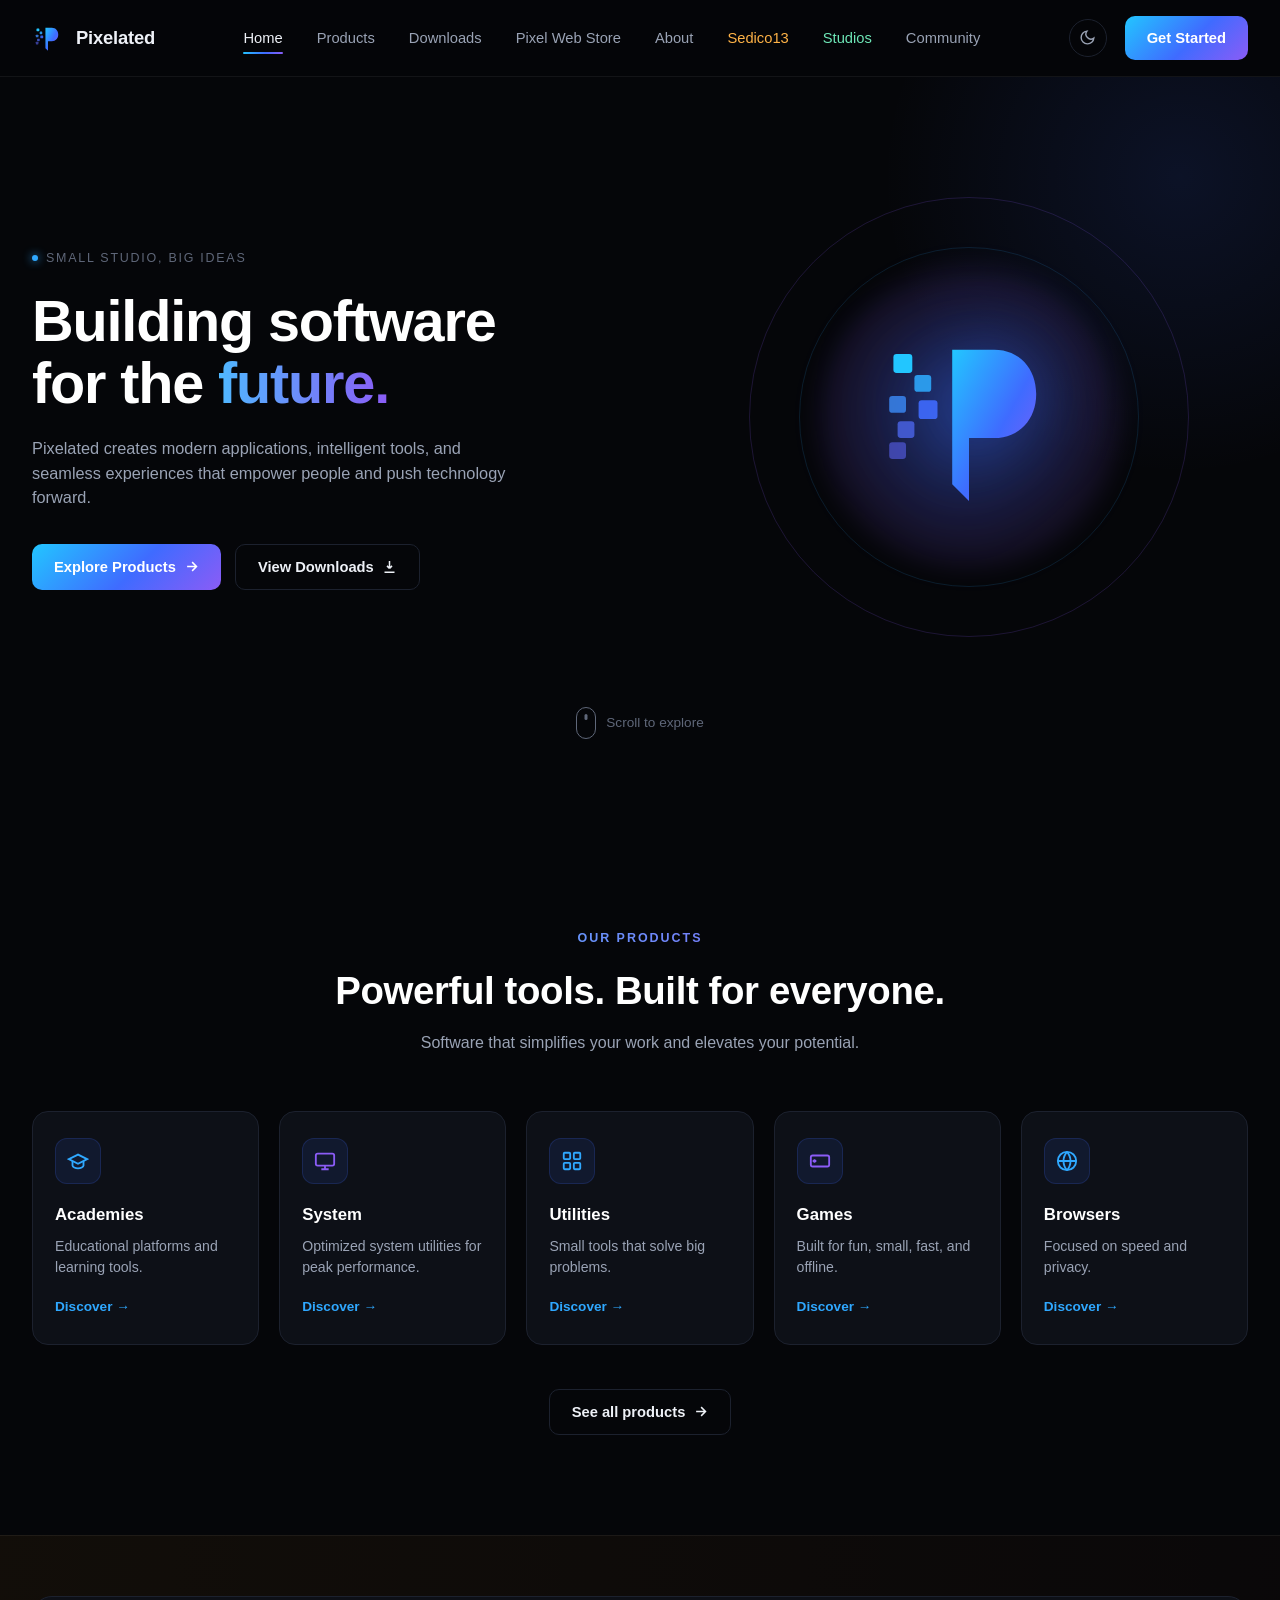
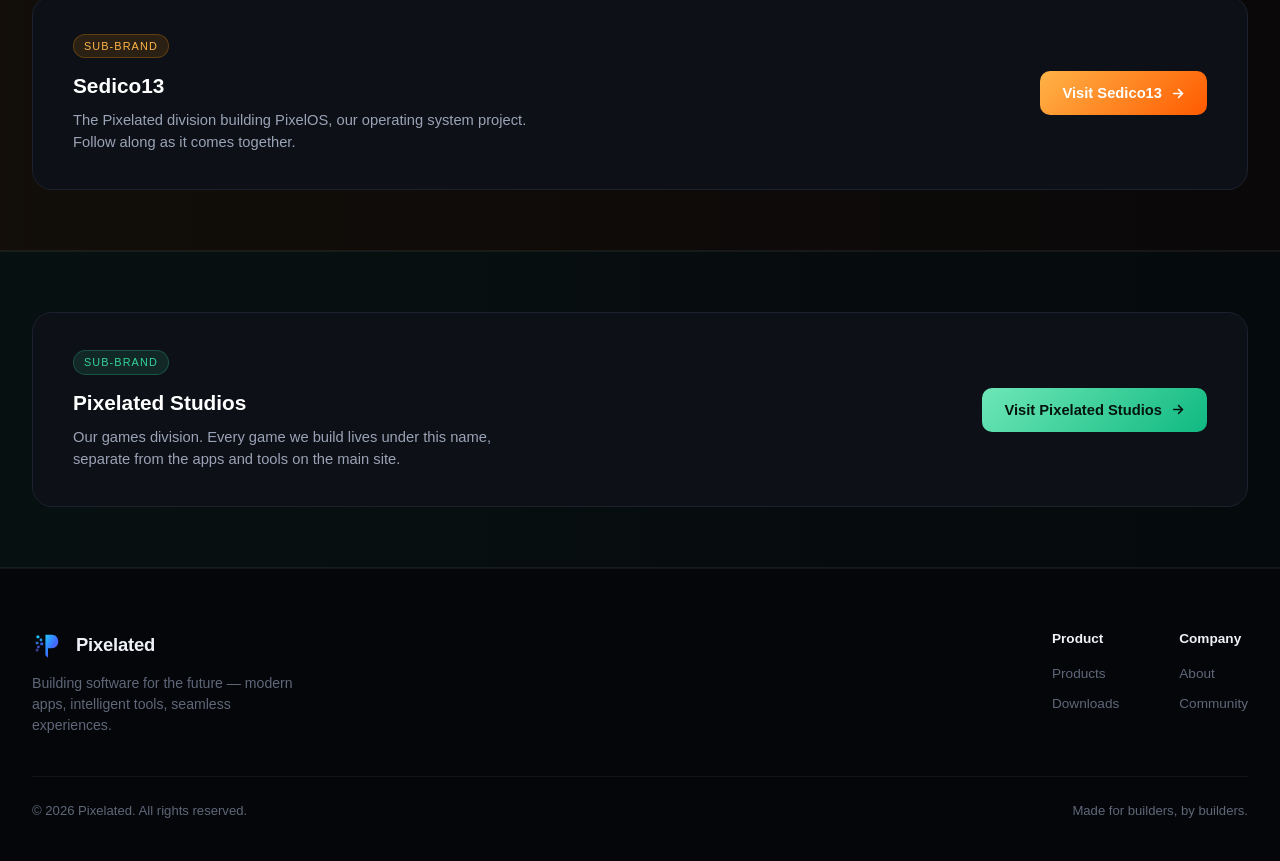
<file: index.html>
<!DOCTYPE html>
<html lang="en">
<head>
<meta charset="UTF-8">
<meta name="viewport" content="width=device-width, initial-scale=1.0">
<title>Pixelated — Building software for the future</title>
<link rel="icon" type="image/png" href="assets/icon/logo.png">
<link rel="stylesheet" href="css/style.css">
</head>
<body>

<header>
  <nav class="wrap">
    <a href="index.html" class="brand">
      <svg viewBox="0 0 100 100" class="pixelated-logo-svg" aria-hidden="true"><defs><linearGradient id="pGradNAV" x1="0%" y1="0%" x2="100%" y2="100%"><stop offset="0%" stop-color="#22c6ff"/><stop offset="55%" stop-color="#3f6bff"/><stop offset="100%" stop-color="#8b5cf6"/></linearGradient></defs><rect x="14" y="20" width="9" height="9" rx="1.5" fill="#22c6ff"/><rect x="24" y="30" width="8" height="8" rx="1.5" fill="#2ea3f5" opacity="0.92"/><rect x="12" y="40" width="8" height="8" rx="1.5" fill="#3a86f0" opacity="0.85"/><rect x="26" y="42" width="9" height="9" rx="1.5" fill="#3f6bff" opacity="0.9"/><rect x="16" y="52" width="8" height="8" rx="1.5" fill="#4f6bf5" opacity="0.75"/><rect x="12" y="62" width="8" height="8" rx="1.5" fill="#5a63f0" opacity="0.6"/><path d="M42 18 H62 C74 18 82 27 82 39 C82 51 74 60 62 60 H50 V90 L42 82 Z" fill="url(#pGradNAV)"/></svg>
      Pixelated
    </a>
    <ul class="nav-links">
      <li><a href="index.html" class="active">Home</a></li>
      <li><a href="products.html">Products</a></li>
      <li><a href="downloads/index.html">Downloads</a></li>
      <li><a href="store.html">Pixel Web Store</a></li>
      <li><a href="about.html">About</a></li>
      <li><a href="sedico13.html" style="color:#ffb347;">Sedico13</a></li>
      <li><a href="pixelated-studios.html" style="color:#6ee7b7;">Studios</a></li>
      <li><a href="community.html">Community</a></li>
    </ul>
    <div class="nav-right">
      <button class="icon-btn" aria-label="Toggle theme">
        <svg width="17" height="17" viewBox="0 0 24 24" fill="none" stroke="currentColor" stroke-width="2"><path d="M21 12.79A9 9 0 1 1 11.21 3 7 7 0 0 0 21 12.79z"/></svg>
      </button>
      <a href="downloads/index.html" class="btn btn-primary">Get Started</a>
    </div>
  </nav>
</header>

<main>
  <!-- HERO -->
  <section class="hero" id="home">
    <div class="wrap hero-grid">
      <div>
        <div class="eyebrow-dot"><span class="dot"></span> Small studio, big ideas</div>
        <h1 class="hero-title">Building software<br>for the <span class="grad">future.</span></h1>
        <p class="lead">Pixelated creates modern applications, intelligent tools, and seamless experiences that empower people and push technology forward.</p>
        <div class="hero-cta">
          <a href="products.html" class="btn btn-primary">Explore Products
            <svg width="15" height="15" viewBox="0 0 24 24" fill="none" stroke="currentColor" stroke-width="2.4"><path d="M5 12h14M13 5l7 7-7 7"/></svg>
          </a>
          <a href="downloads/index.html" class="btn btn-outline">View Downloads
            <svg width="15" height="15" viewBox="0 0 24 24" fill="none" stroke="currentColor" stroke-width="2.4"><path d="M12 3v12m0 0l-4-4m4 4l4-4M4 21h16"/></svg>
          </a>
        </div>
      </div>

      <div class="hero-visual">
        <div class="orbit-ring"></div>
        <div class="orbit-ring r2"></div>
        <div class="glow-blob"></div>
        <svg viewBox="0 0 100 100" class="hero-logo" role="img" aria-label="Pixelated logo">
          <defs>
            <linearGradient id="pGradHero" x1="0%" y1="0%" x2="100%" y2="100%">
              <stop offset="0%" stop-color="#22c6ff"/>
              <stop offset="55%" stop-color="#3f6bff"/>
              <stop offset="100%" stop-color="#8b5cf6"/>
            </linearGradient>
          </defs>
          <rect x="14" y="20" width="9" height="9" rx="1.5" fill="#22c6ff"/>
          <rect x="24" y="30" width="8" height="8" rx="1.5" fill="#2ea3f5" opacity="0.92"/>
          <rect x="12" y="40" width="8" height="8" rx="1.5" fill="#3a86f0" opacity="0.85"/>
          <rect x="26" y="42" width="9" height="9" rx="1.5" fill="#3f6bff" opacity="0.9"/>
          <rect x="16" y="52" width="8" height="8" rx="1.5" fill="#4f6bf5" opacity="0.75"/>
          <rect x="12" y="62" width="8" height="8" rx="1.5" fill="#5a63f0" opacity="0.6"/>
          <path d="M42 18 H62 C74 18 82 27 82 39 C82 51 74 60 62 60 H50 V90 L42 82 Z" fill="url(#pGradHero)"/>
        </svg>
      </div>
    </div>

    <div class="scroll-cue"><div class="mouse"></div> Scroll to explore</div>
  </section>

  <!-- PRODUCTS -->
  <section class="section" id="products">
    <div class="wrap">
      <div class="section-head">
        <span class="eyebrow">Our Products</span>
        <h2>Powerful tools. Built for everyone.</h2>
        <p>Software that simplifies your work and elevates your potential.</p>
      </div>

      <div class="cards">
        <div class="card">
          <div class="card-icon"><svg viewBox="0 0 24 24" fill="none" stroke="var(--blue)" stroke-width="2"><path d="M22 10L12 5 2 10l10 5 10-5z"/><path d="M6 12v5c0 1.5 3 3 6 3s6-1.5 6-3v-5"/></svg></div>
          <h3>Academies</h3>
          <p>Educational platforms and learning tools.</p>
          <a href="products.html" class="discover">Discover →</a>
        </div>
        <div class="card">
          <div class="card-icon"><svg viewBox="0 0 24 24" fill="none" stroke="var(--purple)" stroke-width="2"><rect x="2" y="4" width="20" height="13" rx="2"/><path d="M8 21h8M12 17v4"/></svg></div>
          <h3>System</h3>
          <p>Optimized system utilities for peak performance.</p>
          <a href="products.html" class="discover">Discover →</a>
        </div>
        <div class="card">
          <div class="card-icon"><svg viewBox="0 0 24 24" fill="none" stroke="var(--blue)" stroke-width="2"><rect x="3" y="3" width="7" height="7" rx="1"/><rect x="14" y="3" width="7" height="7" rx="1"/><rect x="3" y="14" width="7" height="7" rx="1"/><rect x="14" y="14" width="7" height="7" rx="1"/></svg></div>
          <h3>Utilities</h3>
          <p>Small tools that solve big problems.</p>
          <a href="products.html" class="discover">Discover →</a>
        </div>
        <div class="card">
          <div class="card-icon"><svg viewBox="0 0 24 24" fill="none" stroke="var(--purple)" stroke-width="2"><rect x="2" y="6" width="20" height="12" rx="2"/><path d="M6 10v4M4 12h4M15 11h.01M18 13h.01"/></svg></div>
          <h3>Games</h3>
          <p>Built for fun, small, fast, and offline.</p>
          <a href="products.html" class="discover">Discover →</a>
        </div>
        <div class="card">
          <div class="card-icon"><svg viewBox="0 0 24 24" fill="none" stroke="var(--blue)" stroke-width="2"><circle cx="12" cy="12" r="10"/><path d="M2 12h20M12 2a15 15 0 010 20M12 2a15 15 0 000 20"/></svg></div>
          <h3>Browsers</h3>
          <p>Focused on speed and privacy.</p>
          <a href="products.html" class="discover">Discover →</a>
        </div>
      </div>

      <div style="text-align:center; margin-top:44px;">
        <a href="products.html" class="btn btn-outline">See all products
          <svg width="15" height="15" viewBox="0 0 24 24" fill="none" stroke="currentColor" stroke-width="2.4"><path d="M5 12h14M13 5l7 7-7 7"/></svg>
        </a>
      </div>
    </div>
  </section>
</main>

<section class="sub-brand-strip">
  <div class="wrap">
    <div class="sub-brand-card">
      <div class="sub-brand-text">
        <span class="badge">Sub-brand</span>
        <h3>Sedico13</h3>
        <p>The Pixelated division building PixelOS, our operating system project. Follow along as it comes together.</p>
      </div>
      <a href="sedico13.html" class="btn btn-sedico">Visit Sedico13
        <svg width="15" height="15" viewBox="0 0 24 24" fill="none" stroke="currentColor" stroke-width="2.4"><path d="M5 12h14M13 5l7 7-7 7"/></svg>
      </a>
    </div>
  </div>
</section>

<section class="sub-brand-strip studios">
  <div class="wrap">
    <div class="sub-brand-card">
      <div class="sub-brand-text">
        <span class="badge">Sub-brand</span>
        <h3>Pixelated Studios</h3>
        <p>Our games division. Every game we build lives under this name, separate from the apps and tools on the main site.</p>
      </div>
      <a href="pixelated-studios.html" class="btn btn-studios">Visit Pixelated Studios
        <svg width="15" height="15" viewBox="0 0 24 24" fill="none" stroke="currentColor" stroke-width="2.4"><path d="M5 12h14M13 5l7 7-7 7"/></svg>
      </a>
    </div>
  </div>
</section>

<footer>
  <div class="wrap">
    <div class="footer-top">
      <div class="footer-brand">
        <div class="brand"><svg viewBox="0 0 100 100" class="pixelated-logo-svg" aria-hidden="true"><defs><linearGradient id="pGradNAV" x1="0%" y1="0%" x2="100%" y2="100%"><stop offset="0%" stop-color="#22c6ff"/><stop offset="55%" stop-color="#3f6bff"/><stop offset="100%" stop-color="#8b5cf6"/></linearGradient></defs><rect x="14" y="20" width="9" height="9" rx="1.5" fill="#22c6ff"/><rect x="24" y="30" width="8" height="8" rx="1.5" fill="#2ea3f5" opacity="0.92"/><rect x="12" y="40" width="8" height="8" rx="1.5" fill="#3a86f0" opacity="0.85"/><rect x="26" y="42" width="9" height="9" rx="1.5" fill="#3f6bff" opacity="0.9"/><rect x="16" y="52" width="8" height="8" rx="1.5" fill="#4f6bf5" opacity="0.75"/><rect x="12" y="62" width="8" height="8" rx="1.5" fill="#5a63f0" opacity="0.6"/><path d="M42 18 H62 C74 18 82 27 82 39 C82 51 74 60 62 60 H50 V90 L42 82 Z" fill="url(#pGradNAV)"/></svg>Pixelated</div>
        <p>Building software for the future — modern apps, intelligent tools, seamless experiences.</p>
      </div>
      <div class="footer-cols">
        <div class="footer-col">
          <h4>Product</h4>
          <a href="products.html">Products</a>
          <a href="downloads/index.html">Downloads</a>
        </div>
        <div class="footer-col">
          <h4>Company</h4>
          <a href="about.html">About</a>
          <a href="community.html">Community</a>
        </div>
      </div>
    </div>
    <div class="footer-bottom">
      <span>© 2026 Pixelated. All rights reserved.</span>
      <span>Made for builders, by builders.</span>
    </div>
  </div>
</footer>

</body>
</html>
</file>
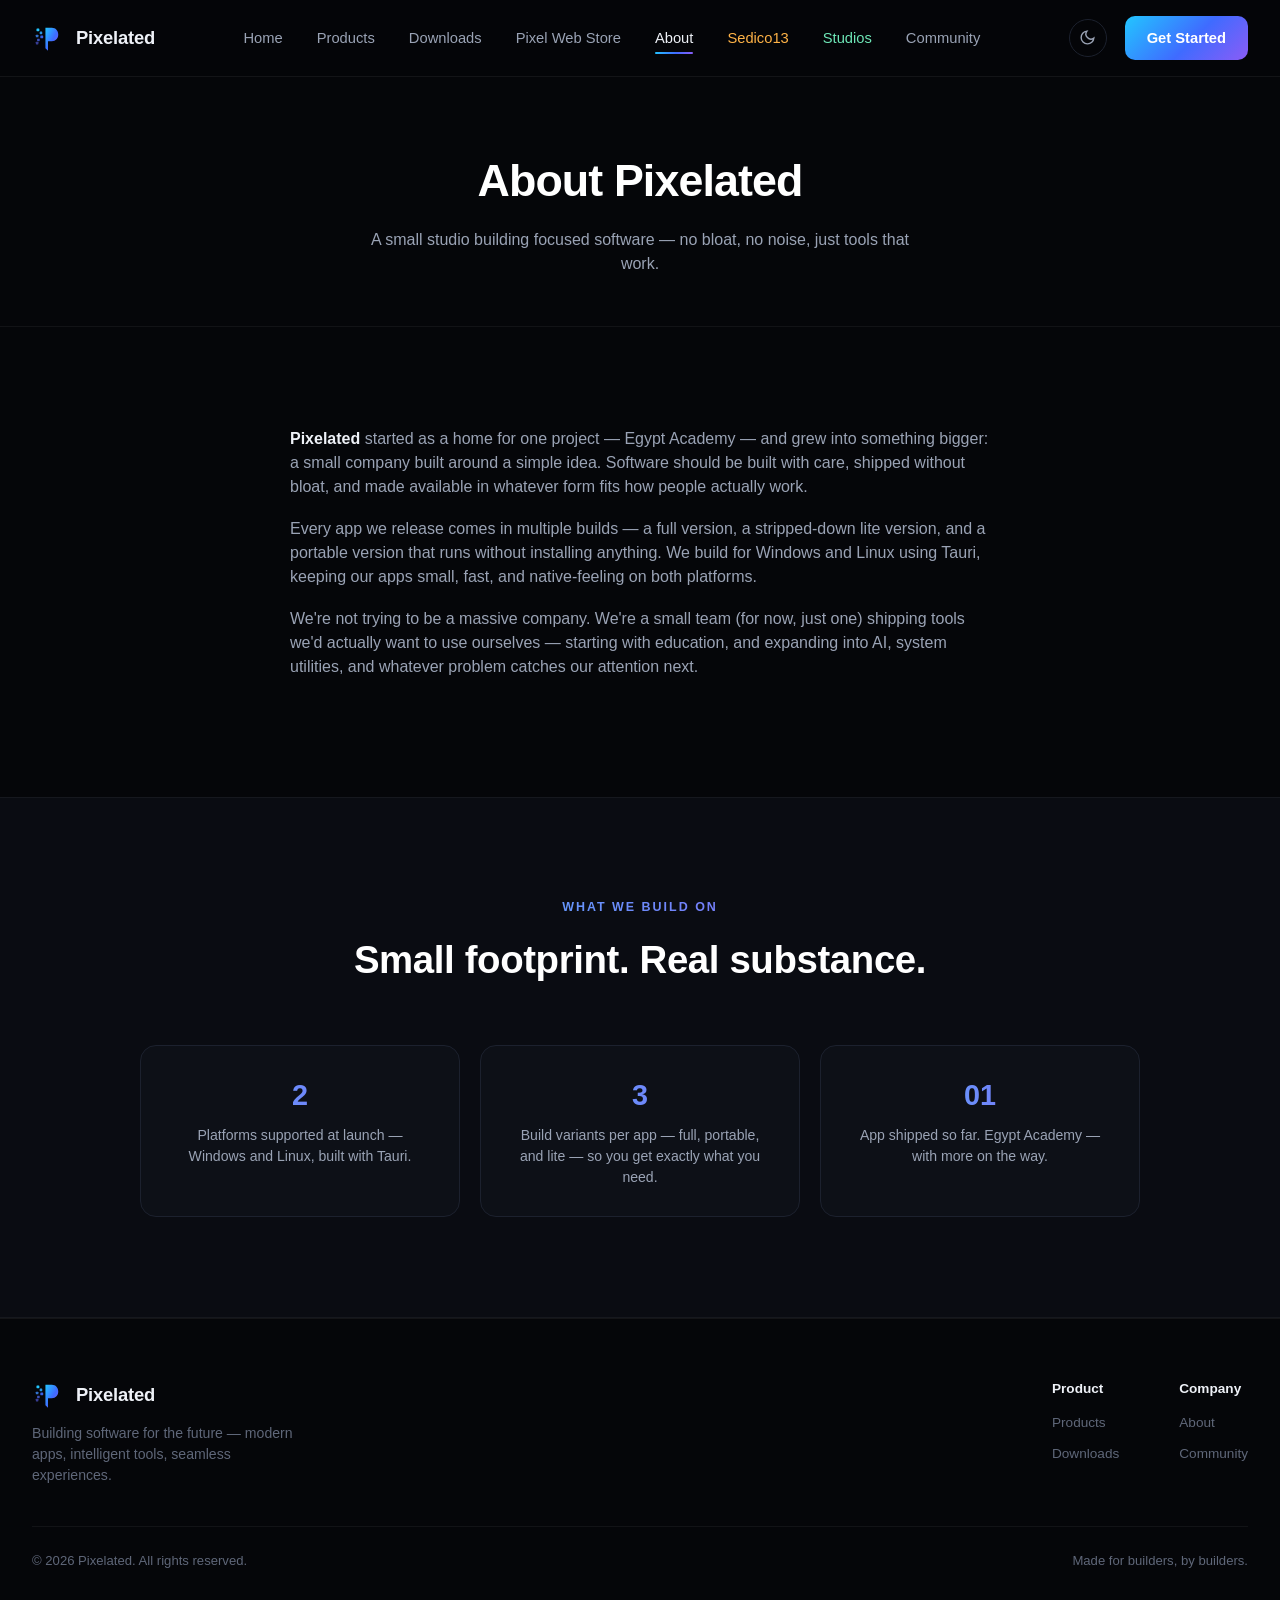
<file: about.html>
<!DOCTYPE html>
<html lang="en">
<head>
<meta charset="UTF-8">
<meta name="viewport" content="width=device-width, initial-scale=1.0">
<title>About — Pixelated</title>
<link rel="icon" type="image/png" href="assets/icon/logo.png">
<link rel="stylesheet" href="css/style.css">
</head>
<body>

<header>
  <nav class="wrap">
    <a href="index.html" class="brand">
      <svg viewBox="0 0 100 100" class="pixelated-logo-svg" aria-hidden="true"><defs><linearGradient id="pGradNAV" x1="0%" y1="0%" x2="100%" y2="100%"><stop offset="0%" stop-color="#22c6ff"/><stop offset="55%" stop-color="#3f6bff"/><stop offset="100%" stop-color="#8b5cf6"/></linearGradient></defs><rect x="14" y="20" width="9" height="9" rx="1.5" fill="#22c6ff"/><rect x="24" y="30" width="8" height="8" rx="1.5" fill="#2ea3f5" opacity="0.92"/><rect x="12" y="40" width="8" height="8" rx="1.5" fill="#3a86f0" opacity="0.85"/><rect x="26" y="42" width="9" height="9" rx="1.5" fill="#3f6bff" opacity="0.9"/><rect x="16" y="52" width="8" height="8" rx="1.5" fill="#4f6bf5" opacity="0.75"/><rect x="12" y="62" width="8" height="8" rx="1.5" fill="#5a63f0" opacity="0.6"/><path d="M42 18 H62 C74 18 82 27 82 39 C82 51 74 60 62 60 H50 V90 L42 82 Z" fill="url(#pGradNAV)"/></svg>
      Pixelated
    </a>
    <ul class="nav-links">
      <li><a href="index.html">Home</a></li>
      <li><a href="products.html">Products</a></li>
      <li><a href="downloads/index.html">Downloads</a></li>
      <li><a href="store.html">Pixel Web Store</a></li>
      <li><a href="about.html" class="active">About</a></li>
      <li><a href="sedico13.html" style="color:#ffb347;">Sedico13</a></li>
      <li><a href="pixelated-studios.html" style="color:#6ee7b7;">Studios</a></li>
      <li><a href="community.html">Community</a></li>
    </ul>
    <div class="nav-right">
      <button class="icon-btn" aria-label="Toggle theme">
        <svg width="17" height="17" viewBox="0 0 24 24" fill="none" stroke="currentColor" stroke-width="2"><path d="M21 12.79A9 9 0 1 1 11.21 3 7 7 0 0 0 21 12.79z"/></svg>
      </button>
      <a href="downloads/index.html" class="btn btn-primary">Get Started</a>
    </div>
  </nav>
</header>

<main>
  <section class="page-hero">
    <div class="wrap">
      <h1>About Pixelated</h1>
      <p>A small studio building focused software — no bloat, no noise, just tools that work.</p>
    </div>
  </section>

  <section class="section">
    <div class="wrap">
      <div class="prose">
        <p><strong>Pixelated</strong> started as a home for one project — Egypt Academy — and grew into something bigger: a small company built around a simple idea. Software should be built with care, shipped without bloat, and made available in whatever form fits how people actually work.</p>
        <p>Every app we release comes in multiple builds — a full version, a stripped-down lite version, and a portable version that runs without installing anything. We build for Windows and Linux using Tauri, keeping our apps small, fast, and native-feeling on both platforms.</p>
        <p>We're not trying to be a massive company. We're a small team (for now, just one) shipping tools we'd actually want to use ourselves — starting with education, and expanding into AI, system utilities, and whatever problem catches our attention next.</p>
      </div>
    </div>
  </section>

  <section class="section section-alt">
    <div class="wrap">
      <div class="section-head">
        <span class="eyebrow">What we build on</span>
        <h2>Small footprint. Real substance.</h2>
      </div>
      <div class="about-grid">
        <div class="about-card">
          <div class="num">2</div>
          <p>Platforms supported at launch — Windows and Linux, built with Tauri.</p>
        </div>
        <div class="about-card">
          <div class="num">3</div>
          <p>Build variants per app — full, portable, and lite — so you get exactly what you need.</p>
        </div>
        <div class="about-card">
          <div class="num">01</div>
          <p>App shipped so far. Egypt Academy — with more on the way.</p>
        </div>
      </div>
    </div>
  </section>
</main>

<footer>
  <div class="wrap">
    <div class="footer-top">
      <div class="footer-brand">
        <div class="brand"><svg viewBox="0 0 100 100" class="pixelated-logo-svg" aria-hidden="true"><defs><linearGradient id="pGradNAV" x1="0%" y1="0%" x2="100%" y2="100%"><stop offset="0%" stop-color="#22c6ff"/><stop offset="55%" stop-color="#3f6bff"/><stop offset="100%" stop-color="#8b5cf6"/></linearGradient></defs><rect x="14" y="20" width="9" height="9" rx="1.5" fill="#22c6ff"/><rect x="24" y="30" width="8" height="8" rx="1.5" fill="#2ea3f5" opacity="0.92"/><rect x="12" y="40" width="8" height="8" rx="1.5" fill="#3a86f0" opacity="0.85"/><rect x="26" y="42" width="9" height="9" rx="1.5" fill="#3f6bff" opacity="0.9"/><rect x="16" y="52" width="8" height="8" rx="1.5" fill="#4f6bf5" opacity="0.75"/><rect x="12" y="62" width="8" height="8" rx="1.5" fill="#5a63f0" opacity="0.6"/><path d="M42 18 H62 C74 18 82 27 82 39 C82 51 74 60 62 60 H50 V90 L42 82 Z" fill="url(#pGradNAV)"/></svg>Pixelated</div>
        <p>Building software for the future — modern apps, intelligent tools, seamless experiences.</p>
      </div>
      <div class="footer-cols">
        <div class="footer-col">
          <h4>Product</h4>
          <a href="products.html">Products</a>
          <a href="downloads/index.html">Downloads</a>
        </div>
        <div class="footer-col">
          <h4>Company</h4>
          <a href="about.html">About</a>
          <a href="community.html">Community</a>
        </div>
      </div>
    </div>
    <div class="footer-bottom">
      <span>© 2026 Pixelated. All rights reserved.</span>
      <span>Made for builders, by builders.</span>
    </div>
  </div>
</footer>

</body>
</html>
</file>
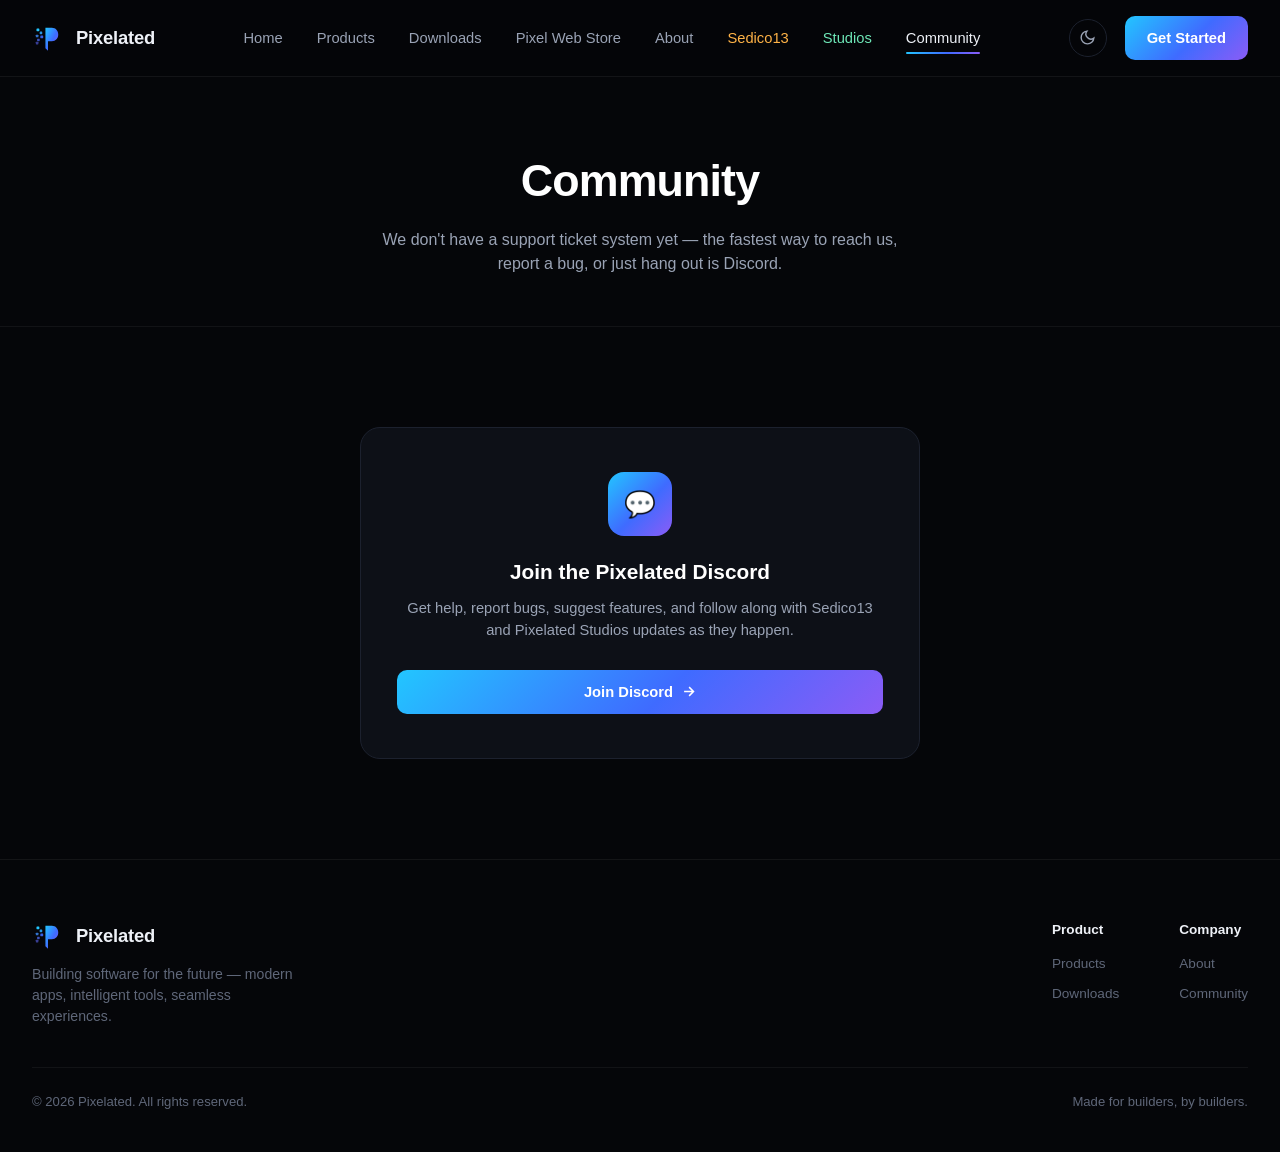
<file: community.html>
<!DOCTYPE html>
<html lang="en">
<head>
<meta charset="UTF-8">
<meta name="viewport" content="width=device-width, initial-scale=1.0">
<title>Community — Pixelated</title>
<link rel="icon" type="image/png" href="assets/icon/logo.png">
<link rel="stylesheet" href="css/style.css">
</head>
<body>

<header>
  <nav class="wrap">
    <a href="index.html" class="brand">
      <svg viewBox="0 0 100 100" class="pixelated-logo-svg" aria-hidden="true"><defs><linearGradient id="pGradNAV" x1="0%" y1="0%" x2="100%" y2="100%"><stop offset="0%" stop-color="#22c6ff"/><stop offset="55%" stop-color="#3f6bff"/><stop offset="100%" stop-color="#8b5cf6"/></linearGradient></defs><rect x="14" y="20" width="9" height="9" rx="1.5" fill="#22c6ff"/><rect x="24" y="30" width="8" height="8" rx="1.5" fill="#2ea3f5" opacity="0.92"/><rect x="12" y="40" width="8" height="8" rx="1.5" fill="#3a86f0" opacity="0.85"/><rect x="26" y="42" width="9" height="9" rx="1.5" fill="#3f6bff" opacity="0.9"/><rect x="16" y="52" width="8" height="8" rx="1.5" fill="#4f6bf5" opacity="0.75"/><rect x="12" y="62" width="8" height="8" rx="1.5" fill="#5a63f0" opacity="0.6"/><path d="M42 18 H62 C74 18 82 27 82 39 C82 51 74 60 62 60 H50 V90 L42 82 Z" fill="url(#pGradNAV)"/></svg>

      Pixelated
    </a>
    <ul class="nav-links">
      <li><a href="index.html">Home</a></li>
      <li><a href="products.html">Products</a></li>
      <li><a href="downloads/index.html">Downloads</a></li>
      <li><a href="store.html">Pixel Web Store</a></li>
      <li><a href="about.html">About</a></li>
      <li><a href="sedico13.html" style="color:#ffb347;">Sedico13</a></li>
      <li><a href="pixelated-studios.html" style="color:#6ee7b7;">Studios</a></li>
      <li><a href="community.html" class="active">Community</a></li>
    </ul>
    <div class="nav-right">
      <button class="icon-btn" aria-label="Toggle theme">
        <svg width="17" height="17" viewBox="0 0 24 24" fill="none" stroke="currentColor" stroke-width="2"><path d="M21 12.79A9 9 0 1 1 11.21 3 7 7 0 0 0 21 12.79z"/></svg>
      </button>
      <a href="downloads/index.html" class="btn btn-primary">Get Started</a>
    </div>
  </nav>
</header>

<main>
  <section class="page-hero">
    <div class="wrap">
      <h1>Community</h1>
      <p>We don't have a support ticket system yet — the fastest way to reach us, report a bug, or just hang out is Discord.</p>
    </div>
  </section>

  <section class="section">
    <div class="wrap">
      <div style="max-width:560px;margin:0 auto;background:var(--panel);border:1px solid var(--panel-border);border-radius:20px;padding:44px 36px;text-align:center;">
        <div style="width:64px;height:64px;border-radius:16px;background:var(--grad);display:flex;align-items:center;justify-content:center;margin:0 auto 20px;font-size:1.6rem;">💬</div>
        <h2 style="font-size:1.3rem;font-weight:800;color:#fff;margin-bottom:10px;">Join the Pixelated Discord</h2>
        <p style="color:var(--text-dim);font-size:0.92rem;margin-bottom:28px;">Get help, report bugs, suggest features, and follow along with Sedico13 and Pixelated Studios updates as they happen.</p>
        <a href="https://discord.gg/7TakJR8rx" target="_blank" rel="noopener" class="btn btn-primary" style="justify-content:center;width:100%;">Join Discord
          <svg width="15" height="15" viewBox="0 0 24 24" fill="none" stroke="currentColor" stroke-width="2.4"><path d="M5 12h14M13 5l7 7-7 7"/></svg>
        </a>
      </div>
    </div>
  </section>
</main>

<footer>
  <div class="wrap">
    <div class="footer-top">
      <div class="footer-brand">
        <div class="brand"><svg viewBox="0 0 100 100" class="pixelated-logo-svg" aria-hidden="true"><defs><linearGradient id="pGradNAV" x1="0%" y1="0%" x2="100%" y2="100%"><stop offset="0%" stop-color="#22c6ff"/><stop offset="55%" stop-color="#3f6bff"/><stop offset="100%" stop-color="#8b5cf6"/></linearGradient></defs><rect x="14" y="20" width="9" height="9" rx="1.5" fill="#22c6ff"/><rect x="24" y="30" width="8" height="8" rx="1.5" fill="#2ea3f5" opacity="0.92"/><rect x="12" y="40" width="8" height="8" rx="1.5" fill="#3a86f0" opacity="0.85"/><rect x="26" y="42" width="9" height="9" rx="1.5" fill="#3f6bff" opacity="0.9"/><rect x="16" y="52" width="8" height="8" rx="1.5" fill="#4f6bf5" opacity="0.75"/><rect x="12" y="62" width="8" height="8" rx="1.5" fill="#5a63f0" opacity="0.6"/><path d="M42 18 H62 C74 18 82 27 82 39 C82 51 74 60 62 60 H50 V90 L42 82 Z" fill="url(#pGradNAV)"/></svg>
 Pixelated</div>
        <p>Building software for the future — modern apps, intelligent tools, seamless experiences.</p>
      </div>
      <div class="footer-cols">
        <div class="footer-col">
          <h4>Product</h4>
          <a href="products.html">Products</a>
          <a href="downloads/index.html">Downloads</a>
        </div>
        <div class="footer-col">
          <h4>Company</h4>
          <a href="about.html">About</a>
          <a href="community.html">Community</a>
        </div>
      </div>
    </div>
    <div class="footer-bottom">
      <span>© 2026 Pixelated. All rights reserved.</span>
      <span>Made for builders, by builders.</span>
    </div>
  </div>
</footer>

</body>
</html>
</file>
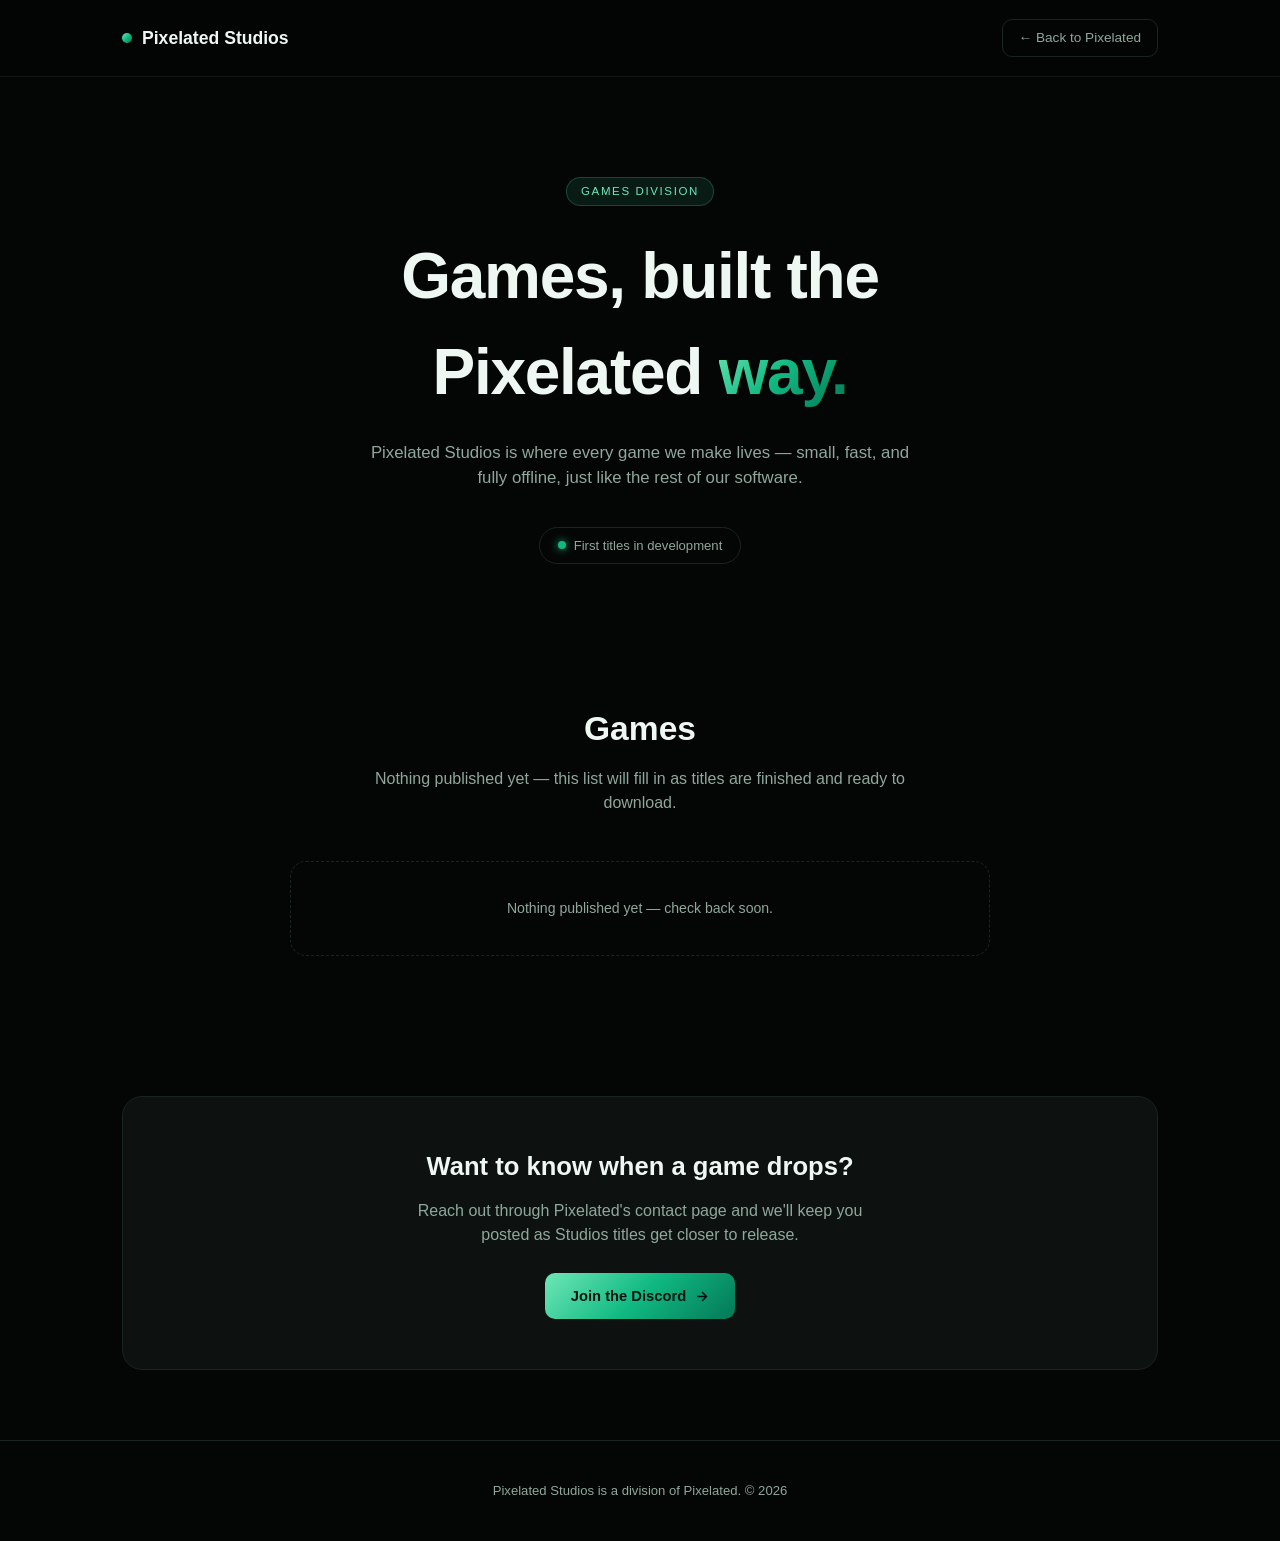
<file: pixelated-studios.html>
<!DOCTYPE html>
<html lang="en">
<head>
<meta charset="UTF-8">
<meta name="viewport" content="width=device-width, initial-scale=1.0">
<title>Pixelated Studios — Games by Pixelated</title>
<link rel="icon" type="image/png" href="assets/icon/logo.png">
<style>
  :root{
    --bg:#040605; --bg2:#080b09; --panel:#0d1210; --border:#182420;
    --text:#eef7f2; --dim:#8fa89b; --green1:#6ee7b7; --green2:#10b981; --green3:#047857;
    --grad: linear-gradient(135deg, var(--green1), var(--green2), var(--green3));
  }
  *{margin:0;padding:0;box-sizing:border-box;}
  body{background:var(--bg);color:var(--text);font-family:-apple-system,Segoe UI,Roboto,sans-serif;line-height:1.5;}
  a{color:inherit;text-decoration:none;}
  .wrap{max-width:1100px;margin:0 auto;padding:0 32px;}

  header{position:sticky;top:0;z-index:100;background:rgba(4,6,5,0.8);backdrop-filter:blur(14px);border-bottom:1px solid rgba(255,255,255,0.06);}
  nav{display:flex;align-items:center;justify-content:space-between;height:76px;}
  .brand{display:flex;align-items:center;gap:10px;font-weight:700;font-size:1.1rem;}
  .brand .dot{width:10px;height:10px;border-radius:50%;background:var(--grad);}
  .brand small{color:var(--dim);font-weight:400;font-size:0.75rem;}
  .back-link{font-size:0.85rem;color:var(--dim);border:1px solid var(--border);padding:8px 16px;border-radius:10px;}
  .back-link:hover{color:var(--text);border-color:#1f3a2f;}

  .hero{padding:100px 0 70px;text-align:center;}
  .badge{display:inline-block;font-size:0.72rem;letter-spacing:0.14em;text-transform:uppercase;color:var(--green1);background:rgba(52,211,153,0.1);border:1px solid rgba(52,211,153,0.25);padding:5px 14px;border-radius:999px;margin-bottom:22px;}
  h1{font-size:clamp(2.4rem,5vw,4rem);font-weight:800;letter-spacing:-0.02em;margin-bottom:20px;}
  h1 .grad{background:var(--grad);-webkit-background-clip:text;background-clip:text;color:transparent;}
  .lead{color:var(--dim);font-size:1.05rem;max-width:560px;margin:0 auto 36px;}

  .status-pill{display:inline-flex;align-items:center;gap:8px;font-size:0.82rem;color:var(--dim);border:1px solid var(--border);padding:8px 18px;border-radius:999px;}
  .status-pill .pulse{width:8px;height:8px;border-radius:50%;background:var(--green2);box-shadow:0 0 8px var(--green2);animation:pulse 2s ease-in-out infinite;}
  @keyframes pulse{0%,100%{opacity:1;}50%{opacity:0.4;}}

  .section{padding:70px 0;}
  .section-head{text-align:center;max-width:600px;margin:0 auto 46px;}
  .section-head h2{font-size:clamp(1.6rem,3vw,2.1rem);font-weight:800;margin-bottom:12px;}
  .section-head p{color:var(--dim);}

  .game-list{display:flex;flex-direction:column;gap:16px;max-width:800px;margin:0 auto;}
  .game-card{background:var(--panel);border:1px solid var(--border);border-radius:16px;padding:28px;display:flex;align-items:center;gap:20px;}
  .game-icon{width:56px;height:56px;border-radius:14px;background:var(--grad);flex-shrink:0;display:flex;align-items:center;justify-content:center;font-size:1.4rem;}
  .game-info h3{font-size:1.05rem;color:#fff;margin-bottom:4px;}
  .game-info p{color:var(--dim);font-size:0.85rem;}

  .empty-state{text-align:center;padding:50px 30px;border:1px dashed var(--border);border-radius:16px;color:var(--dim);font-size:0.9rem;max-width:600px;margin:0 auto;}

  .app-list{display:flex;flex-direction:column;gap:16px;max-width:700px;margin:0 auto;}
  .app-card{background:var(--panel);border:1px solid var(--border);border-radius:18px;padding:28px;display:grid;grid-template-columns:56px 1fr auto;gap:20px;align-items:center;}
  .app-icon{width:56px;height:56px;border-radius:14px;background:var(--grad);display:flex;align-items:center;justify-content:center;font-weight:800;color:#04150f;overflow:hidden;}
  .app-icon img{width:100%;height:100%;object-fit:cover;}
  .app-info h3{font-size:1.05rem;color:#fff;margin-bottom:4px;}
  .app-info p{color:var(--dim);font-size:0.85rem;}
  .app-tags{display:flex;gap:8px;margin-top:8px;}
  .tag{font-size:0.7rem;padding:3px 9px;border-radius:999px;border:1px solid var(--border);color:var(--dim);}
  .dl-group{display:flex;gap:8px;flex-wrap:wrap;justify-content:flex-end;}
  .dl-btn{display:flex;align-items:center;gap:6px;padding:9px 14px;border-radius:9px;border:1px solid var(--border);background:rgba(255,255,255,0.02);font-size:0.8rem;font-weight:600;color:var(--text);}
  .dl-btn:hover{border-color:#1f3a2f;background:rgba(255,255,255,0.05);}
  .dl-btn svg{width:15px;height:15px;}
  .coming-soon, .state-msg{text-align:center;padding:36px;color:var(--dim);border:1px dashed var(--border);border-radius:16px;font-size:0.88rem;}
  @media (max-width:700px){ .app-card{grid-template-columns:1fr;text-align:left;} .dl-group{justify-content:flex-start;} }

  .cta-box{background:var(--panel);border:1px solid var(--border);border-radius:20px;padding:50px 40px;text-align:center;}
  .cta-box h2{font-size:1.6rem;font-weight:800;margin-bottom:14px;}
  .cta-box p{color:var(--dim);margin-bottom:26px;max-width:480px;margin-left:auto;margin-right:auto;}
  .btn{display:inline-flex;align-items:center;gap:8px;padding:12px 26px;border-radius:10px;font-weight:600;font-size:0.92rem;border:none;background:var(--grad);color:#04150f;}

  footer{padding:40px 0;border-top:1px solid var(--border);text-align:center;color:var(--dim);font-size:0.82rem;}
</style>
</head>
<body>

<header>
  <nav class="wrap">
    <div class="brand"><span class="dot"></span>Pixelated Studios</div>
    <a href="index.html" class="back-link">← Back to Pixelated</a>
  </nav>
</header>

<section class="hero">
  <div class="wrap">
    <span class="badge">Games Division</span>
    <h1>Games, built the<br>Pixelated <span class="grad">way.</span></h1>
    <p class="lead">Pixelated Studios is where every game we make lives — small, fast, and fully offline, just like the rest of our software.</p>
    <div class="status-pill"><span class="pulse"></span> First titles in development</div>
  </div>
</section>

<section class="section">
  <div class="wrap">
    <div class="section-head">
      <h2>Games</h2>
      <p>Nothing published yet — this list will fill in as titles are finished and ready to download.</p>
    </div>
    <div id="games-list" class="app-list">
      <div class="state-msg">Loading…</div>
    </div>
  </div>
</section>

<section class="section">
  <div class="wrap">
    <div class="cta-box">
      <h2>Want to know when a game drops?</h2>
      <p>Reach out through Pixelated's contact page and we'll keep you posted as Studios titles get closer to release.</p>
      <a href="https://discord.gg/7TakJR8rx" target="_blank" rel="noopener" class="btn">Join the Discord
        <svg width="15" height="15" viewBox="0 0 24 24" fill="none" stroke="currentColor" stroke-width="2.4"><path d="M5 12h14M13 5l7 7-7 7"/></svg>
      </a>
    </div>
  </div>
</section>

<footer>
  <div class="wrap">Pixelated Studios is a division of Pixelated. © 2026</div>
</footer>

<script src="js/manifest-loader.js"></script>
<script>
document.addEventListener('DOMContentLoaded', () => {
  loadManifest('data/pixelated-studios/manifest.json', 'games-list');
});
</script>
</body>
</html>
</file>
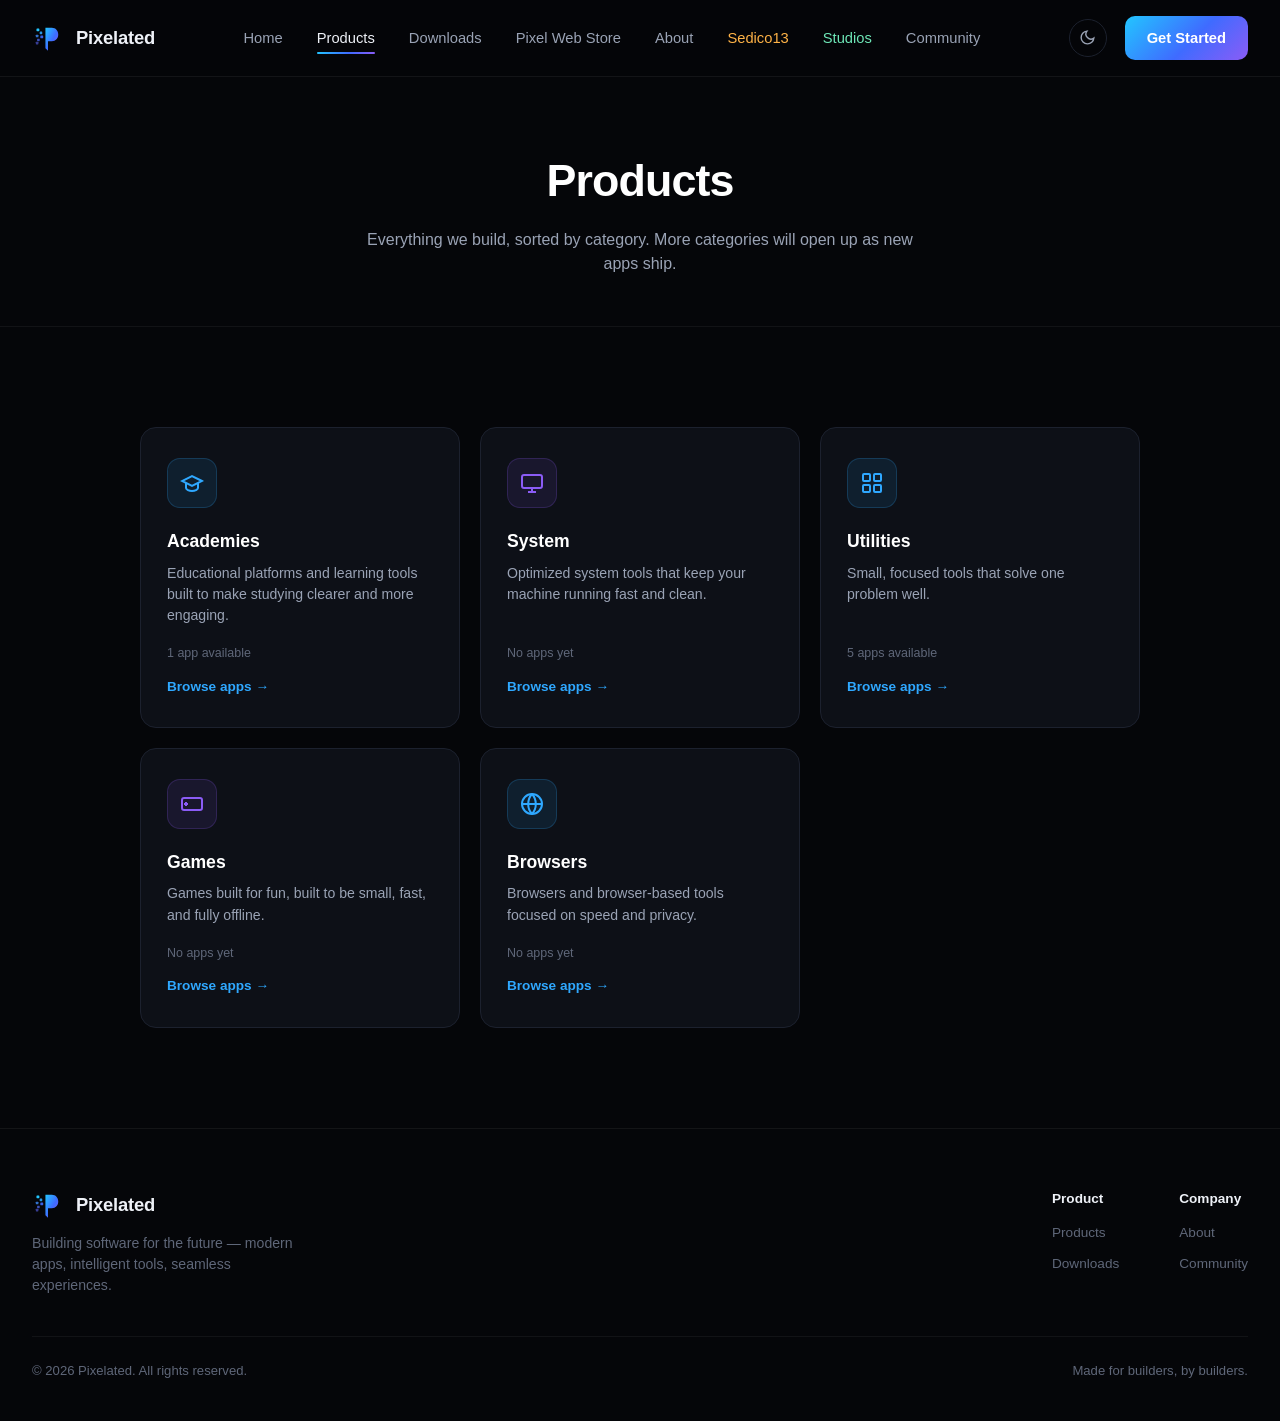
<file: products.html>
<!DOCTYPE html>
<html lang="en">
<head>
<meta charset="UTF-8">
<meta name="viewport" content="width=device-width, initial-scale=1.0">
<title>Products — Pixelated</title>
<link rel="icon" type="image/png" href="assets/icon/logo.png">
<link rel="stylesheet" href="css/style.css">
</head>
<body>

<header>
  <nav class="wrap">
    <a href="index.html" class="brand">
      <svg viewBox="0 0 100 100" class="pixelated-logo-svg" aria-hidden="true"><defs><linearGradient id="pGradNAV" x1="0%" y1="0%" x2="100%" y2="100%"><stop offset="0%" stop-color="#22c6ff"/><stop offset="55%" stop-color="#3f6bff"/><stop offset="100%" stop-color="#8b5cf6"/></linearGradient></defs><rect x="14" y="20" width="9" height="9" rx="1.5" fill="#22c6ff"/><rect x="24" y="30" width="8" height="8" rx="1.5" fill="#2ea3f5" opacity="0.92"/><rect x="12" y="40" width="8" height="8" rx="1.5" fill="#3a86f0" opacity="0.85"/><rect x="26" y="42" width="9" height="9" rx="1.5" fill="#3f6bff" opacity="0.9"/><rect x="16" y="52" width="8" height="8" rx="1.5" fill="#4f6bf5" opacity="0.75"/><rect x="12" y="62" width="8" height="8" rx="1.5" fill="#5a63f0" opacity="0.6"/><path d="M42 18 H62 C74 18 82 27 82 39 C82 51 74 60 62 60 H50 V90 L42 82 Z" fill="url(#pGradNAV)"/></svg>
      Pixelated
    </a>
    <ul class="nav-links">
      <li><a href="index.html">Home</a></li>
      <li><a href="products.html" class="active">Products</a></li>
      <li><a href="downloads/index.html">Downloads</a></li>
      <li><a href="store.html">Pixel Web Store</a></li>
      <li><a href="about.html">About</a></li>
      <li><a href="sedico13.html" style="color:#ffb347;">Sedico13</a></li>
      <li><a href="pixelated-studios.html" style="color:#6ee7b7;">Studios</a></li>
      <li><a href="community.html">Community</a></li>
    </ul>
    <div class="nav-right">
      <button class="icon-btn" aria-label="Toggle theme">
        <svg width="17" height="17" viewBox="0 0 24 24" fill="none" stroke="currentColor" stroke-width="2"><path d="M21 12.79A9 9 0 1 1 11.21 3 7 7 0 0 0 21 12.79z"/></svg>
      </button>
      <a href="downloads/index.html" class="btn btn-primary">Get Started</a>
    </div>
  </nav>
</header>

<main>
  <section class="page-hero">
    <div class="wrap">
      <h1>Products</h1>
      <p>Everything we build, sorted by category. More categories will open up as new apps ship.</p>
    </div>
  </section>

  <section class="section">
    <div class="wrap">
      <div class="cat-grid">

        <a href="downloads/index.html?category=Academies" class="cat-card">
          <div class="cat-icon cat-icon-blue">
            <svg viewBox="0 0 24 24" fill="none" stroke="currentColor" stroke-width="2"><path d="M22 10L12 5 2 10l10 5 10-5z"/><path d="M6 12v5c0 1.5 3 3 6 3s6-1.5 6-3v-5"/></svg>
          </div>
          <h3>Academies</h3>
          <p>Educational platforms and learning tools built to make studying clearer and more engaging.</p>
          <span class="cat-count" id="count-academies">Loading…</span>
          <span class="discover">Browse apps →</span>
        </a>

        <a href="downloads/index.html?category=System" class="cat-card">
          <div class="cat-icon cat-icon-purple">
            <svg viewBox="0 0 24 24" fill="none" stroke="currentColor" stroke-width="2"><rect x="2" y="4" width="20" height="13" rx="2"/><path d="M8 21h8M12 17v4"/></svg>
          </div>
          <h3>System</h3>
          <p>Optimized system tools that keep your machine running fast and clean.</p>
          <span class="cat-count" id="count-system">Loading…</span>
          <span class="discover">Browse apps →</span>
        </a>

        <a href="downloads/index.html?category=Utilities" class="cat-card">
          <div class="cat-icon cat-icon-blue">
            <svg viewBox="0 0 24 24" fill="none" stroke="currentColor" stroke-width="2"><rect x="3" y="3" width="7" height="7" rx="1"/><rect x="14" y="3" width="7" height="7" rx="1"/><rect x="3" y="14" width="7" height="7" rx="1"/><rect x="14" y="14" width="7" height="7" rx="1"/></svg>
          </div>
          <h3>Utilities</h3>
          <p>Small, focused tools that solve one problem well.</p>
          <span class="cat-count" id="count-utilities">Loading…</span>
          <span class="discover">Browse apps →</span>
        </a>

        <a href="downloads/index.html?category=Games" class="cat-card">
          <div class="cat-icon cat-icon-purple">
            <svg viewBox="0 0 24 24" fill="none" stroke="currentColor" stroke-width="2"><rect x="2" y="6" width="20" height="12" rx="2"/><path d="M6 10v4M4 12h4M15 11h.01M18 13h.01"/></svg>
          </div>
          <h3>Games</h3>
          <p>Games built for fun, built to be small, fast, and fully offline.</p>
          <span class="cat-count" id="count-games">Loading…</span>
          <span class="discover">Browse apps →</span>
        </a>

        <a href="downloads/index.html?category=Browsers" class="cat-card">
          <div class="cat-icon cat-icon-blue">
            <svg viewBox="0 0 24 24" fill="none" stroke="currentColor" stroke-width="2"><circle cx="12" cy="12" r="10"/><path d="M2 12h20M12 2a15 15 0 010 20M12 2a15 15 0 000 20"/></svg>
          </div>
          <h3>Browsers</h3>
          <p>Browsers and browser-based tools focused on speed and privacy.</p>
          <span class="cat-count" id="count-browsers">Loading…</span>
          <span class="discover">Browse apps →</span>
        </a>

      </div>
    </div>
  </section>
</main>

<footer>
  <div class="wrap">
    <div class="footer-top">
      <div class="footer-brand">
        <div class="brand"><svg viewBox="0 0 100 100" class="pixelated-logo-svg" aria-hidden="true"><defs><linearGradient id="pGradNAV" x1="0%" y1="0%" x2="100%" y2="100%"><stop offset="0%" stop-color="#22c6ff"/><stop offset="55%" stop-color="#3f6bff"/><stop offset="100%" stop-color="#8b5cf6"/></linearGradient></defs><rect x="14" y="20" width="9" height="9" rx="1.5" fill="#22c6ff"/><rect x="24" y="30" width="8" height="8" rx="1.5" fill="#2ea3f5" opacity="0.92"/><rect x="12" y="40" width="8" height="8" rx="1.5" fill="#3a86f0" opacity="0.85"/><rect x="26" y="42" width="9" height="9" rx="1.5" fill="#3f6bff" opacity="0.9"/><rect x="16" y="52" width="8" height="8" rx="1.5" fill="#4f6bf5" opacity="0.75"/><rect x="12" y="62" width="8" height="8" rx="1.5" fill="#5a63f0" opacity="0.6"/><path d="M42 18 H62 C74 18 82 27 82 39 C82 51 74 60 62 60 H50 V90 L42 82 Z" fill="url(#pGradNAV)"/></svg> Pixelated</div>
        <p>Building software for the future — modern apps, intelligent tools, seamless experiences.</p>
      </div>
      <div class="footer-cols">
        <div class="footer-col">
          <h4>Product</h4>
          <a href="products.html">Products</a>
          <a href="downloads/index.html">Downloads</a>
        </div>
        <div class="footer-col">
          <h4>Company</h4>
          <a href="about.html">About</a>
          <a href="community.html">Community</a>
        </div>
      </div>
    </div>
    <div class="footer-bottom">
      <span>© 2026 Pixelated. All rights reserved.</span>
      <span>Made for builders, by builders.</span>
    </div>
  </div>
</footer>

<script src="js/products.js"></script>
</body>
</html>
</file>
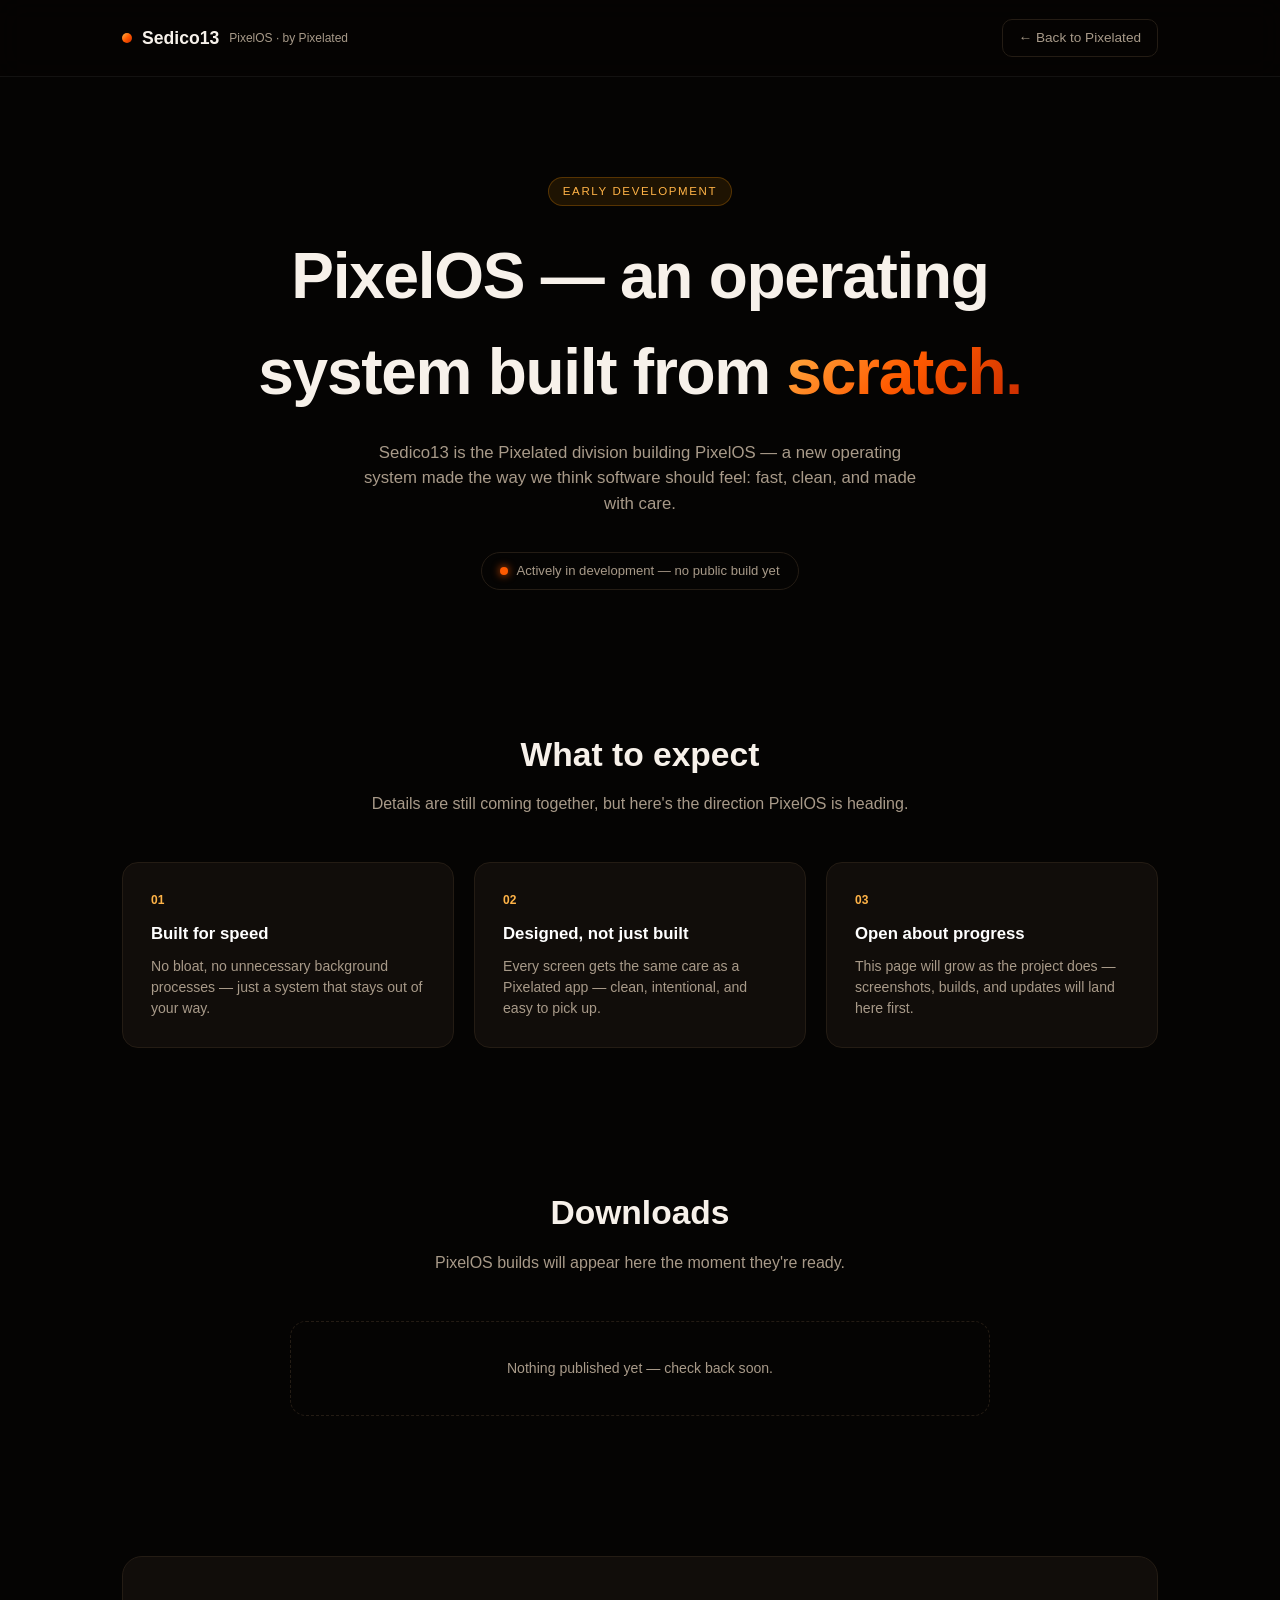
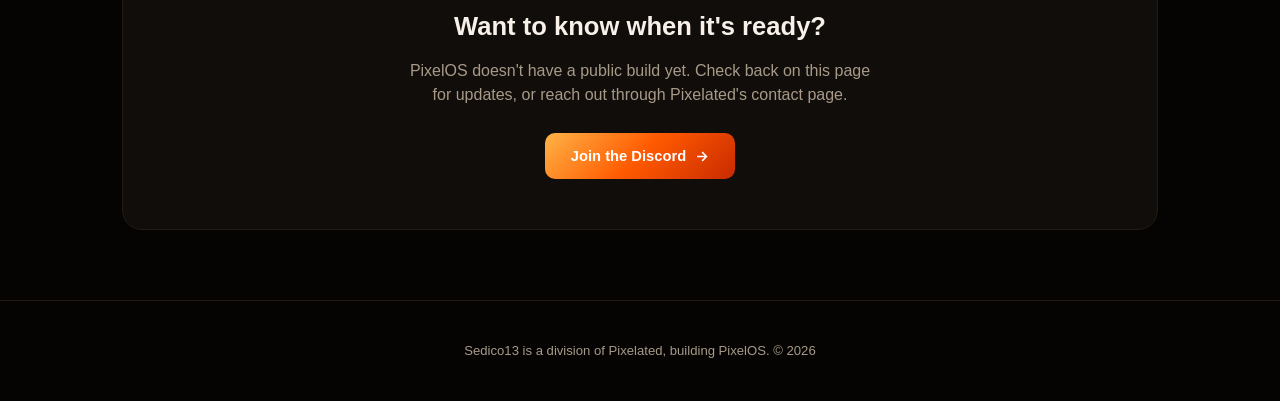
<file: sedico13.html>
<!DOCTYPE html>
<html lang="en">
<head>
<meta charset="UTF-8">
<meta name="viewport" content="width=device-width, initial-scale=1.0">
<title>Sedico13 — PixelOS by Pixelated</title>
<link rel="icon" type="image/png" href="assets/icon/logo.png">
<style>
  :root{
    --bg:#050403; --bg2:#0a0806; --panel:#110d0a; --border:#241c14;
    --text:#f7f1ea; --dim:#a89a89; --amber1:#ffb347; --amber2:#ff5a00; --amber3:#c92a00;
    --grad: linear-gradient(135deg, var(--amber1), var(--amber2), var(--amber3));
  }
  *{margin:0;padding:0;box-sizing:border-box;}
  body{background:var(--bg);color:var(--text);font-family:-apple-system,Segoe UI,Roboto,sans-serif;line-height:1.5;}
  a{color:inherit;text-decoration:none;}
  .wrap{max-width:1100px;margin:0 auto;padding:0 32px;}

  header{position:sticky;top:0;z-index:100;background:rgba(5,4,3,0.8);backdrop-filter:blur(14px);border-bottom:1px solid rgba(255,255,255,0.06);}
  nav{display:flex;align-items:center;justify-content:space-between;height:76px;}
  .brand{display:flex;align-items:center;gap:10px;font-weight:700;font-size:1.1rem;}
  .brand .dot{width:10px;height:10px;border-radius:50%;background:var(--grad);}
  .brand small{color:var(--dim);font-weight:400;font-size:0.75rem;}
  .back-link{font-size:0.85rem;color:var(--dim);border:1px solid var(--border);padding:8px 16px;border-radius:10px;}
  .back-link:hover{color:var(--text);border-color:#3a2f1f;}

  .hero{padding:100px 0 70px;text-align:center;}
  .badge{display:inline-block;font-size:0.72rem;letter-spacing:0.14em;text-transform:uppercase;color:var(--amber1);background:rgba(255,153,0,0.1);border:1px solid rgba(255,153,0,0.25);padding:5px 14px;border-radius:999px;margin-bottom:22px;}
  h1{font-size:clamp(2.4rem,5vw,4rem);font-weight:800;letter-spacing:-0.02em;margin-bottom:20px;}
  h1 .grad{background:var(--grad);-webkit-background-clip:text;background-clip:text;color:transparent;}
  .lead{color:var(--dim);font-size:1.05rem;max-width:560px;margin:0 auto 36px;}

  .status-pill{display:inline-flex;align-items:center;gap:8px;font-size:0.82rem;color:var(--dim);border:1px solid var(--border);padding:8px 18px;border-radius:999px;}
  .status-pill .pulse{width:8px;height:8px;border-radius:50%;background:var(--amber2);box-shadow:0 0 8px var(--amber2);animation:pulse 2s ease-in-out infinite;}
  @keyframes pulse{0%,100%{opacity:1;}50%{opacity:0.4;}}

  .section{padding:70px 0;}
  .grid3{display:grid;grid-template-columns:repeat(3,1fr);gap:20px;}
  .card{background:var(--panel);border:1px solid var(--border);border-radius:16px;padding:28px;}
  .card h3{font-size:1.05rem;margin-bottom:10px;color:#fff;}
  .card p{color:var(--dim);font-size:0.88rem;}
  .card .num{font-size:0.75rem;color:var(--amber1);font-weight:700;margin-bottom:12px;}

  .section-head{text-align:center;max-width:600px;margin:0 auto 46px;}
  .section-head h2{font-size:clamp(1.6rem,3vw,2.1rem);font-weight:800;margin-bottom:12px;}
  .section-head p{color:var(--dim);}

  .cta-box{background:var(--panel);border:1px solid var(--border);border-radius:20px;padding:50px 40px;text-align:center;}
  .cta-box h2{font-size:1.6rem;font-weight:800;margin-bottom:14px;}
  .cta-box p{color:var(--dim);margin-bottom:26px;max-width:480px;margin-left:auto;margin-right:auto;}

  .app-list{display:flex;flex-direction:column;gap:16px;max-width:700px;margin:0 auto;}
  .app-card{background:var(--panel);border:1px solid var(--border);border-radius:18px;padding:28px;display:grid;grid-template-columns:56px 1fr auto;gap:20px;align-items:center;}
  .app-icon{width:56px;height:56px;border-radius:14px;background:var(--grad);display:flex;align-items:center;justify-content:center;font-weight:800;color:#fff;overflow:hidden;}
  .app-icon img{width:100%;height:100%;object-fit:cover;}
  .app-info h3{font-size:1.05rem;color:#fff;margin-bottom:4px;}
  .app-info p{color:var(--dim);font-size:0.85rem;}
  .app-tags{display:flex;gap:8px;margin-top:8px;}
  .tag{font-size:0.7rem;padding:3px 9px;border-radius:999px;border:1px solid var(--border);color:var(--dim);}
  .dl-group{display:flex;gap:8px;flex-wrap:wrap;justify-content:flex-end;}
  .dl-btn{display:flex;align-items:center;gap:6px;padding:9px 14px;border-radius:9px;border:1px solid var(--border);background:rgba(255,255,255,0.02);font-size:0.8rem;font-weight:600;color:var(--text);}
  .dl-btn:hover{border-color:#3a2f1f;background:rgba(255,255,255,0.05);}
  .dl-btn svg{width:15px;height:15px;}
  .coming-soon, .state-msg{text-align:center;padding:36px;color:var(--dim);border:1px dashed var(--border);border-radius:16px;font-size:0.88rem;}
  @media (max-width:700px){ .app-card{grid-template-columns:1fr;text-align:left;} .dl-group{justify-content:flex-start;} }
  .btn{display:inline-flex;align-items:center;gap:8px;padding:12px 26px;border-radius:10px;font-weight:600;font-size:0.92rem;border:none;background:var(--grad);color:#fff;}

  footer{padding:40px 0;border-top:1px solid var(--border);text-align:center;color:var(--dim);font-size:0.82rem;}

  @media (max-width:820px){ .grid3{grid-template-columns:1fr;} .nav-hide{display:none;} }
</style>
</head>
<body>

<header>
  <nav class="wrap">
    <div class="brand"><span class="dot"></span>Sedico13 <small>PixelOS · by Pixelated</small></div>
    <a href="index.html" class="back-link">← Back to Pixelated</a>
  </nav>
</header>

<section class="hero">
  <div class="wrap">
    <span class="badge">Early Development</span>
    <h1>PixelOS — an operating<br>system built from <span class="grad">scratch.</span></h1>
    <p class="lead">Sedico13 is the Pixelated division building PixelOS — a new operating system made the way we think software should feel: fast, clean, and made with care.</p>
    <div class="status-pill"><span class="pulse"></span> Actively in development — no public build yet</div>
  </div>
</section>

<section class="section">
  <div class="wrap">
    <div class="section-head">
      <h2>What to expect</h2>
      <p>Details are still coming together, but here's the direction PixelOS is heading.</p>
    </div>
    <div class="grid3">
      <div class="card">
        <div class="num">01</div>
        <h3>Built for speed</h3>
        <p>No bloat, no unnecessary background processes — just a system that stays out of your way.</p>
      </div>
      <div class="card">
        <div class="num">02</div>
        <h3>Designed, not just built</h3>
        <p>Every screen gets the same care as a Pixelated app — clean, intentional, and easy to pick up.</p>
      </div>
      <div class="card">
        <div class="num">03</div>
        <h3>Open about progress</h3>
        <p>This page will grow as the project does — screenshots, builds, and updates will land here first.</p>
      </div>
    </div>
  </div>
</section>

<section class="section">
  <div class="wrap">
    <div class="section-head">
      <h2>Downloads</h2>
      <p>PixelOS builds will appear here the moment they're ready.</p>
    </div>
    <div id="pixelos-list" class="app-list">
      <div class="state-msg">Loading…</div>
    </div>
  </div>
</section>

<section class="section">
  <div class="wrap">
    <div class="cta-box">
      <h2>Want to know when it's ready?</h2>
      <p>PixelOS doesn't have a public build yet. Check back on this page for updates, or reach out through Pixelated's contact page.</p>
      <a href="https://discord.gg/7TakJR8rx" target="_blank" rel="noopener" class="btn">Join the Discord
        <svg width="15" height="15" viewBox="0 0 24 24" fill="none" stroke="currentColor" stroke-width="2.4"><path d="M5 12h14M13 5l7 7-7 7"/></svg>
      </a>
    </div>
  </div>
</section>

<footer>
  <div class="wrap">Sedico13 is a division of Pixelated, building PixelOS. © 2026</div>
</footer>

<script src="js/manifest-loader.js"></script>
<script>
document.addEventListener('DOMContentLoaded', () => {
  loadManifest('data/sedico13/manifest.json', 'pixelos-list');
});
</script>
</body>
</html>
</file>
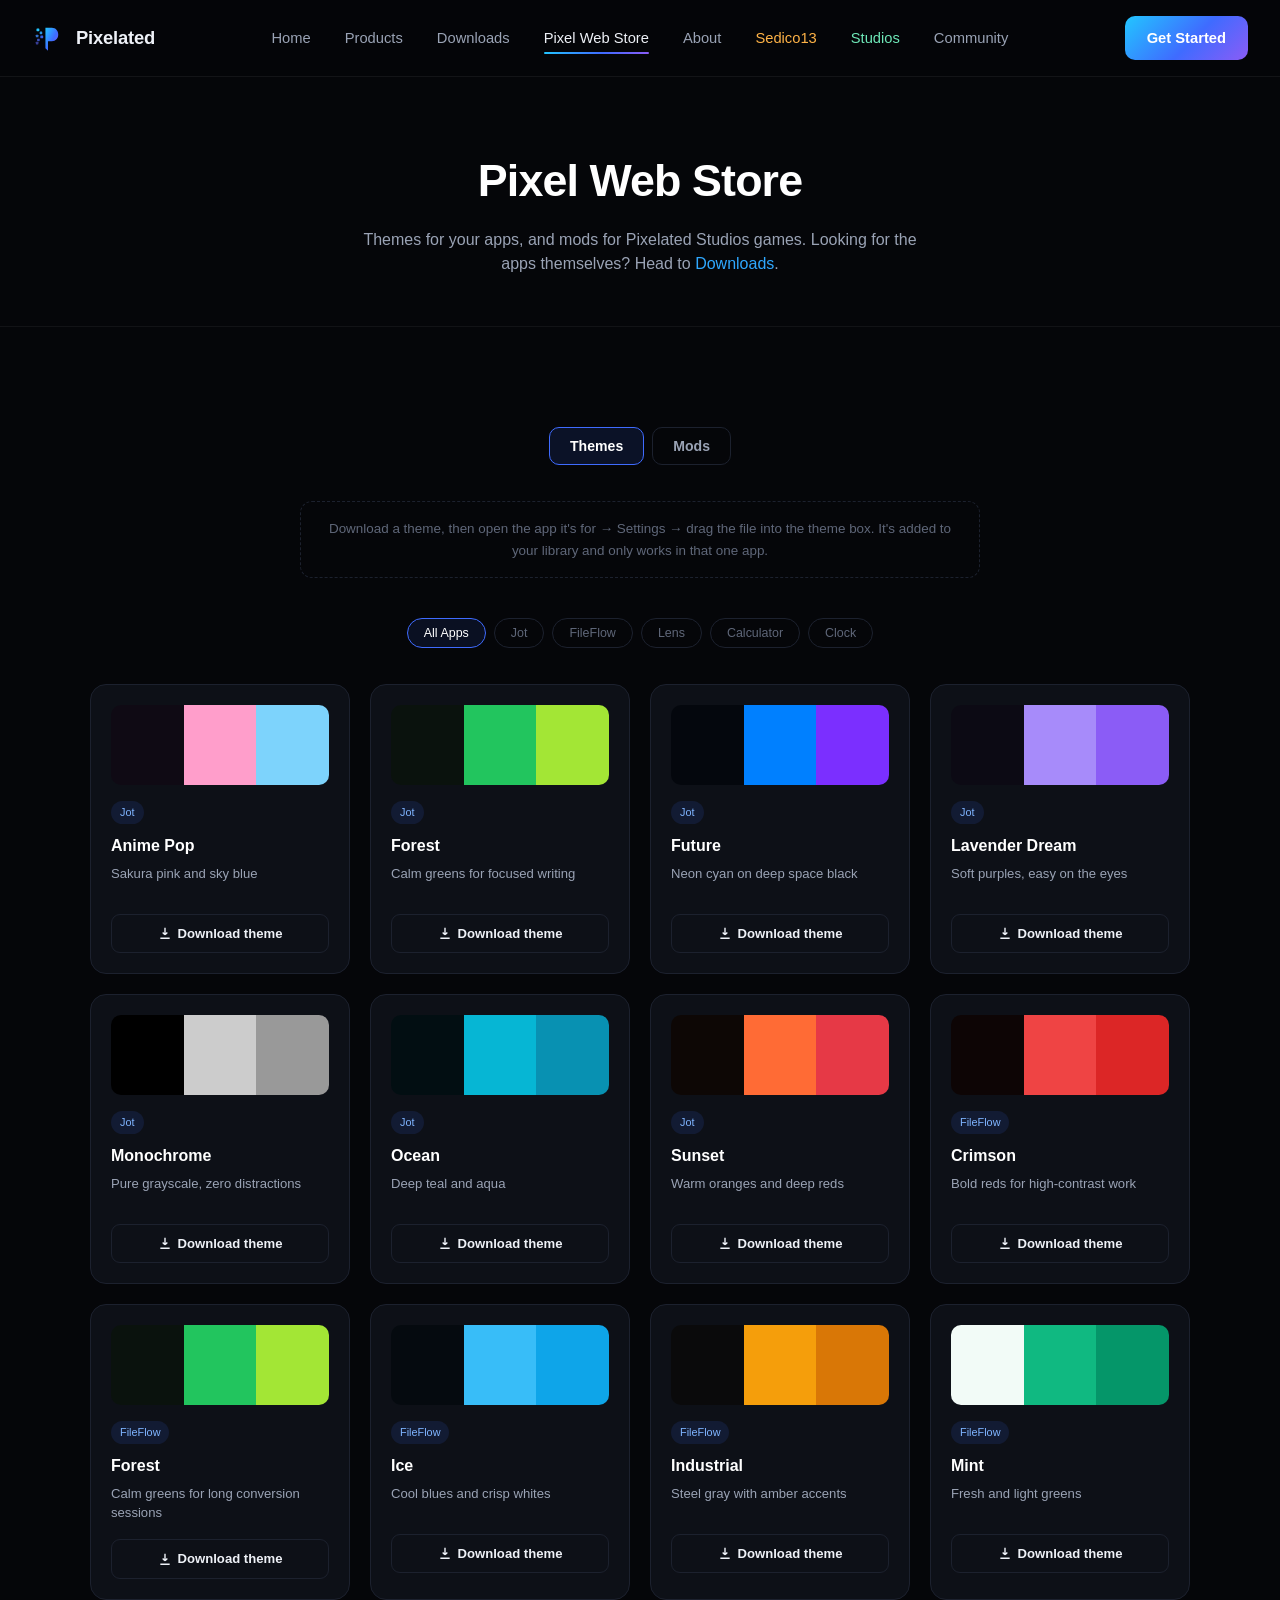
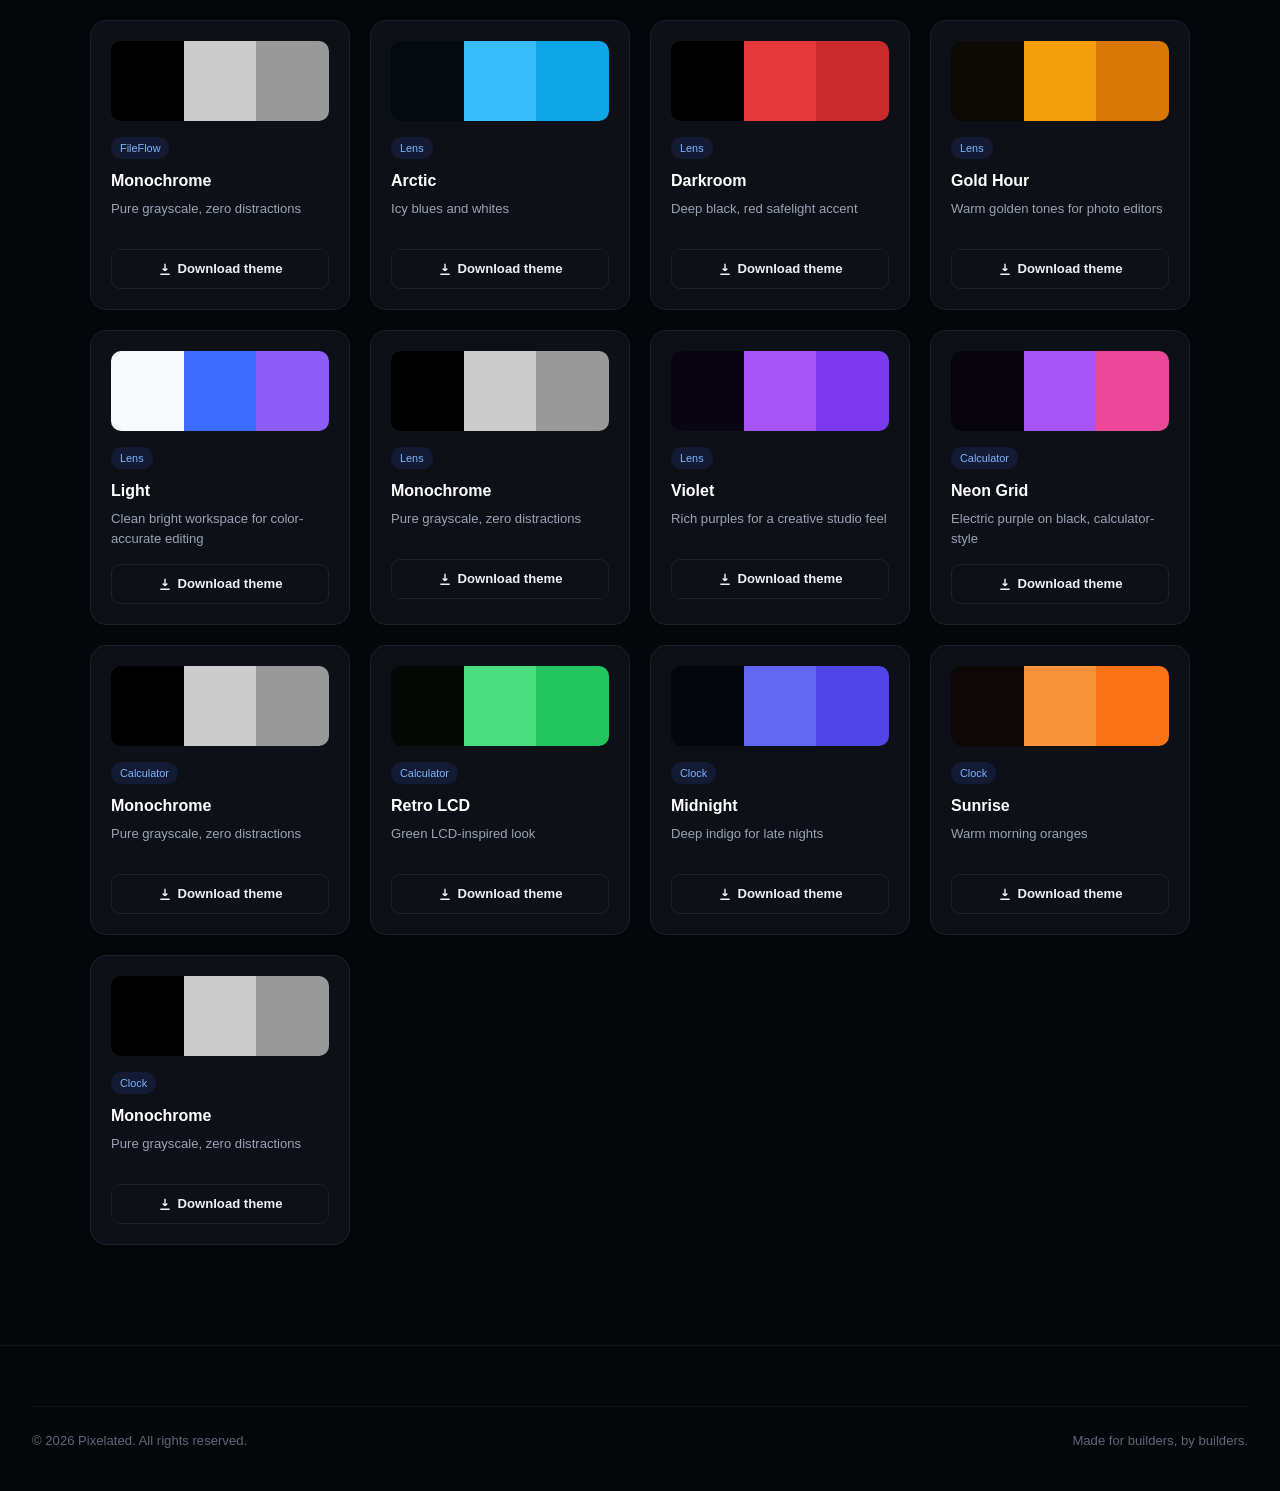
<file: store.html>
<!DOCTYPE html>
<html lang="en">
<head>
<meta charset="UTF-8">
<meta name="viewport" content="width=device-width, initial-scale=1.0">
<title>Pixel Web Store — Pixelated</title>
<link rel="icon" type="image/png" href="assets/icon/logo.png">
<link rel="stylesheet" href="css/style.css">
<style>
  .store-tabs{display:flex;gap:8px;justify-content:center;margin-bottom:36px;flex-wrap:wrap;}
  .store-tab{padding:10px 20px;border-radius:10px;border:1px solid var(--panel-border);background:none;color:var(--text-dim);cursor:pointer;font-size:0.88rem;font-weight:600;}
  .store-tab.active{color:#fff;border-color:var(--blue-2);background:rgba(63,107,255,0.12);}
  .app-filter{display:flex;gap:8px;justify-content:center;margin-bottom:36px;flex-wrap:wrap;}
  .app-chip{font-size:0.78rem;padding:7px 16px;border-radius:999px;border:1px solid var(--panel-border);color:var(--text-faint);cursor:pointer;background:none;}
  .app-chip.active{color:#fff;border-color:var(--blue-2);background:rgba(63,107,255,0.1);}

  .theme-grid{display:grid;grid-template-columns:repeat(auto-fill,minmax(240px,1fr));gap:20px;max-width:1100px;margin:0 auto;}
  .theme-card{background:var(--panel);border:1px solid var(--panel-border);border-radius:16px;padding:20px;transition:transform .2s ease,border-color .2s ease;}
  .theme-card:hover{transform:translateY(-3px);border-color:#333c58;}
  .theme-preview{height:80px;border-radius:10px;display:flex;overflow:hidden;margin-bottom:14px;}
  .theme-preview span{flex:1;}
  .theme-app-tag{font-size:0.68rem;padding:3px 9px;border-radius:999px;background:rgba(63,107,255,0.12);color:#7fb4ff;display:inline-block;margin-bottom:10px;}
  .theme-card h3{font-size:1rem;color:#fff;margin-bottom:6px;}
  .theme-card p{color:var(--text-dim);font-size:0.82rem;margin-bottom:16px;min-height:34px;}
  .dl-theme-btn{width:100%;background:var(--panel2);border:1px solid var(--panel-border);color:var(--text);padding:9px;border-radius:9px;font-weight:600;font-size:0.82rem;cursor:pointer;display:flex;align-items:center;justify-content:center;gap:6px;}
  .dl-theme-btn:hover{border-color:#3a4358;}
  .store-note{max-width:680px;margin:0 auto 40px;text-align:center;padding:16px 20px;border:1px dashed var(--panel-border);border-radius:12px;font-size:0.84rem;color:var(--text-faint);line-height:1.6;}
</style>
</head>
<body>

<header>
  <nav class="wrap">
    <a href="index.html" class="brand">
      <svg viewBox="0 0 100 100" class="pixelated-logo-svg" aria-hidden="true"><defs><linearGradient id="pGradNAV" x1="0%" y1="0%" x2="100%" y2="100%"><stop offset="0%" stop-color="#22c6ff"/><stop offset="55%" stop-color="#3f6bff"/><stop offset="100%" stop-color="#8b5cf6"/></linearGradient></defs><rect x="14" y="20" width="9" height="9" rx="1.5" fill="#22c6ff"/><rect x="24" y="30" width="8" height="8" rx="1.5" fill="#2ea3f5" opacity="0.92"/><rect x="12" y="40" width="8" height="8" rx="1.5" fill="#3a86f0" opacity="0.85"/><rect x="26" y="42" width="9" height="9" rx="1.5" fill="#3f6bff" opacity="0.9"/><rect x="16" y="52" width="8" height="8" rx="1.5" fill="#4f6bf5" opacity="0.75"/><rect x="12" y="62" width="8" height="8" rx="1.5" fill="#5a63f0" opacity="0.6"/><path d="M42 18 H62 C74 18 82 27 82 39 C82 51 74 60 62 60 H50 V90 L42 82 Z" fill="url(#pGradNAV)"/></svg>

      Pixelated
    </a>
    <ul class="nav-links">
      <li><a href="index.html">Home</a></li>
      <li><a href="products.html">Products</a></li>
      <li><a href="downloads/index.html">Downloads</a></li>
      <li><a href="store.html" class="active">Pixel Web Store</a></li>
      <li><a href="about.html">About</a></li>
      <li><a href="sedico13.html" style="color:#ffb347;">Sedico13</a></li>
      <li><a href="pixelated-studios.html" style="color:#6ee7b7;">Studios</a></li>
      <li><a href="community.html">Community</a></li>
    </ul>
    <div class="nav-right">
      <a href="downloads/index.html" class="btn btn-primary">Get Started</a>
    </div>
  </nav>
</header>

<main>
  <section class="page-hero">
    <div class="wrap">
      <h1>Pixel Web Store</h1>
      <p>Themes for your apps, and mods for Pixelated Studios games. Looking for the apps themselves? Head to <a href="downloads/index.html" style="color:var(--blue);">Downloads</a>.</p>
    </div>
  </section>

  <section class="section">
    <div class="wrap">
      <div class="store-tabs">
        <button class="store-tab active" data-tab="themes" onclick="switchStoreTab('themes')">Themes</button>
        <button class="store-tab" data-tab="mods" onclick="switchStoreTab('mods')">Mods</button>
      </div>

      <div id="themesPanel">
        <div class="store-note">Download a theme, then open the app it's for → Settings → drag the file into the theme box. It's added to your library and only works in that one app.</div>
        <div class="app-filter" id="appFilter">
          <button class="app-chip active" data-app="all" onclick="setAppFilter('all')">All Apps</button>
          <button class="app-chip" data-app="jot" onclick="setAppFilter('jot')">Jot</button>
          <button class="app-chip" data-app="fileflow" onclick="setAppFilter('fileflow')">FileFlow</button>
          <button class="app-chip" data-app="lens" onclick="setAppFilter('lens')">Lens</button>
          <button class="app-chip" data-app="calculator" onclick="setAppFilter('calculator')">Calculator</button>
          <button class="app-chip" data-app="clock" onclick="setAppFilter('clock')">Clock</button>
        </div>
        <div class="theme-grid" id="theme-grid"></div>
      </div>

      <div id="modsPanel" style="display:none;">
        <div class="store-note">Mods for Pixelated Studios games will show up here once titles are released.</div>
        <div class="app-list" id="mods-list"></div>
      </div>
    </div>
  </section>
</main>

<footer>
  <div class="wrap">
    <div class="footer-bottom">
      <span>© 2026 Pixelated. All rights reserved.</span>
      <span>Made for builders, by builders.</span>
    </div>
  </div>
</footer>

<script src="js/manifest-loader.js"></script>
<script>
let allThemesData = [];
let currentAppFilter = 'all';

function switchStoreTab(tab){
  document.querySelectorAll('.store-tab').forEach(t => t.classList.toggle('active', t.dataset.tab === tab));
  document.getElementById('themesPanel').style.display = tab === 'themes' ? 'block' : 'none';
  document.getElementById('modsPanel').style.display = tab === 'mods' ? 'block' : 'none';
  if(tab === 'mods') loadManifest('data/mods/manifest.json', 'mods-list');
}

function setAppFilter(app){
  currentAppFilter = app;
  document.querySelectorAll('.app-chip').forEach(c => c.classList.toggle('active', c.dataset.app === app));
  renderThemes();
}

async function loadThemes(){
  try{
    const res = await fetch('data/themes/manifest.json');
    allThemesData = res.ok ? await res.json() : [];
    renderThemes();
  }catch(err){
    console.error(err);
    document.getElementById('theme-grid').innerHTML = `<div class="coming-soon">Couldn't load themes right now.</div>`;
  }
}

function renderThemes(){
  const items = currentAppFilter === 'all' ? allThemesData : allThemesData.filter(t => t.app === currentAppFilter);
  document.getElementById('theme-grid').innerHTML = items.map(t => `
    <div class="theme-card">
      <div class="theme-preview">
        <span style="background:${t.preview.bg}"></span>
        <span style="background:${t.preview.accent2}"></span>
        <span style="background:${t.preview.accent3}"></span>
      </div>
      <span class="theme-app-tag">${t.appName}</span>
      <h3>${t.name}</h3>
      <p>${t.description}</p>
      <a href="${t.downloadUrl}" download class="dl-theme-btn">
        <svg width="14" height="14" viewBox="0 0 24 24" fill="none" stroke="currentColor" stroke-width="2.4"><path d="M12 3v12m0 0l-4-4m4 4l4-4M4 21h16"/></svg>
        Download theme
      </a>
    </div>
  `).join("") || `<div class="coming-soon">No themes for this app yet.</div>`;
}

loadThemes();
</script>
</body>
</html>
</file>
<file: css/style.css>
:root{
  --bg: #050609;
  --bg-2: #0a0c12;
  --panel: #0d1017;
  --panel-border: #1c212e;
  --text: #eef1f7;
  --text-dim: #9aa3b5;
  --text-faint: #5f6779;
  --blue: #2fa8ff;
  --blue-2: #3f6bff;
  --purple: #8b5cf6;
  --grad: linear-gradient(135deg, #22c6ff 0%, #3f6bff 55%, #8b5cf6 100%);
  --grad-text: linear-gradient(90deg, #4fb8ff, #8b5cf6);
  --radius: 16px;
}

* { margin:0; padding:0; box-sizing:border-box; }
html { scroll-behavior: smooth; }

body{
  background: var(--bg);
  color: var(--text);
  font-family: -apple-system, BlinkMacSystemFont, "Segoe UI", Inter, Roboto, Helvetica, Arial, sans-serif;
  line-height: 1.5;
  overflow-x: hidden;
}

a { color: inherit; text-decoration: none; }
ul { list-style: none; }
button { font-family: inherit; cursor: pointer; }

.wrap { max-width: 1280px; margin: 0 auto; padding: 0 32px; }

/* ---------- NAV ---------- */
header{
  position: sticky;
  top: 0;
  z-index: 100;
  background: rgba(5,6,9,0.75);
  backdrop-filter: blur(14px);
  -webkit-backdrop-filter: blur(14px);
  border-bottom: 1px solid rgba(255,255,255,0.06);
}
nav{
  display:flex;
  align-items:center;
  justify-content:space-between;
  height: 76px;
}
.brand{
  display:flex;
  align-items:center;
  gap: 12px;
  font-weight: 700;
  font-size: 1.15rem;
  letter-spacing: -0.01em;
}
.brand .pixelated-logo-svg{ width: 32px; height: 32px; flex-shrink: 0; display:block; }

.nav-links{
  display:flex;
  align-items:center;
  gap: 34px;
  font-size: 0.92rem;
  color: var(--text-dim);
}
.nav-links a{
  position: relative;
  padding: 6px 0;
  transition: color .2s ease;
}
.nav-links a:hover, .nav-links a:focus-visible{ color: var(--text); }
.nav-links a.active{ color: var(--text); }
.nav-links a.active::after{
  content:"";
  position:absolute;
  left:0; right:0; bottom:-2px;
  height:2px;
  background: var(--grad);
  border-radius: 2px;
}

.nav-right{ display:flex; align-items:center; gap: 18px; }

.icon-btn{
  width: 38px; height: 38px;
  border-radius: 50%;
  display:flex; align-items:center; justify-content:center;
  background: transparent;
  border: 1px solid var(--panel-border);
  color: var(--text-dim);
  transition: border-color .2s ease, color .2s ease;
}
.icon-btn:hover{ color: var(--text); border-color: #333c50; }

.btn{
  display:inline-flex;
  align-items:center;
  gap: 8px;
  padding: 11px 22px;
  border-radius: 10px;
  font-size: 0.92rem;
  font-weight: 600;
  border: none;
  white-space: nowrap;
}
.btn-primary{
  background: var(--grad);
  color: #fff;
  box-shadow: 0 0 0 rgba(63,107,255,0);
  transition: box-shadow .25s ease, transform .2s ease;
}
.btn-primary:hover{
  box-shadow: 0 6px 24px rgba(63,107,255,0.35);
  transform: translateY(-1px);
}
.btn-outline{
  background: transparent;
  color: var(--text);
  border: 1px solid var(--panel-border);
  transition: border-color .2s ease, background .2s ease;
}
.btn-outline:hover{ border-color: #3a4358; background: rgba(255,255,255,0.02); }

:focus-visible{ outline: 2px solid var(--blue); outline-offset: 2px; }

/* ---------- HERO ---------- */
.hero{
  position: relative;
  padding: 110px 0 90px;
  overflow: hidden;
}
.hero::before{
  content:"";
  position:absolute;
  top:-200px; right:-200px;
  width:600px; height:600px;
  background: radial-gradient(circle, rgba(63,107,255,0.12), transparent 70%);
  pointer-events:none;
  animation: driftGlow 12s ease-in-out infinite;
}
@keyframes driftGlow{
  0%, 100% { transform: translate(0,0); }
  50% { transform: translate(-30px, 30px); }
}
.hero-grid{
  display:grid;
  grid-template-columns: 1.05fr 0.95fr;
  gap: 40px;
  align-items:center;
}
.eyebrow-dot{
  display:inline-flex;
  align-items:center;
  gap: 8px;
  font-size: 0.78rem;
  letter-spacing: 0.14em;
  color: var(--text-faint);
  text-transform: uppercase;
  margin-bottom: 22px;
}
.eyebrow-dot span.dot{
  width:6px; height:6px; border-radius:50%;
  background: var(--blue);
  box-shadow: 0 0 10px var(--blue);
}

h1.hero-title{
  font-size: clamp(2.4rem, 5vw, 3.6rem);
  line-height: 1.08;
  font-weight: 800;
  letter-spacing: -0.02em;
  color: #fff;
}
h1.hero-title .grad{
  background: var(--grad-text);
  -webkit-background-clip: text;
  background-clip: text;
  color: transparent;
}

.hero p.lead{
  margin-top: 22px;
  max-width: 480px;
  color: var(--text-dim);
  font-size: 1.02rem;
}

.hero-cta{
  display:flex;
  gap: 14px;
  margin-top: 34px;
}

.hero-visual{
  position: relative;
  height: 460px;
  display:flex;
  align-items:center;
  justify-content:center;
}
.orbit-ring{
  position:absolute;
  width: 440px; height: 440px;
  border-radius: 50%;
  border: 1px solid rgba(139,92,246,0.18);
}
.orbit-ring.r2{ width: 340px; height: 340px; border-color: rgba(47,168,255,0.14); }
.glow-blob{
  position:absolute;
  width: 320px; height: 320px;
  background: radial-gradient(circle, rgba(63,107,255,0.35), rgba(139,92,246,0.12) 60%, transparent 72%);
  filter: blur(10px);
  border-radius: 50%;
}
.hero-logo{
  position: relative;
  width: 210px;
  height: 210px;
  display: block;
  animation: float 6s ease-in-out infinite;
  filter: drop-shadow(0 0 40px rgba(63,107,255,0.45));
}
@keyframes float{
  0%, 100% { transform: translateY(0px); }
  50% { transform: translateY(-14px); }
}

.scroll-cue{
  display:flex;
  align-items:center;
  gap: 10px;
  justify-content:center;
  margin-top: 60px;
  color: var(--text-faint);
  font-size: 0.85rem;
}
.mouse{
  width: 20px; height: 32px;
  border: 1px solid var(--text-faint);
  border-radius: 12px;
  position: relative;
}
.mouse::after{
  content:"";
  position:absolute;
  top: 6px; left: 50%;
  width: 3px; height: 6px;
  background: var(--text-faint);
  border-radius: 2px;
  transform: translateX(-50%);
  animation: scrollcue 1.8s ease-in-out infinite;
}
@keyframes scrollcue{
  0% { opacity: 1; transform: translate(-50%, 0); }
  60% { opacity: 0; transform: translate(-50%, 8px); }
  100% { opacity: 0; }
}

/* ---------- GENERIC PAGE HEADER (About/Contact/Downloads) ---------- */
.page-hero{
  padding: 70px 0 50px;
  text-align: center;
  border-bottom: 1px solid rgba(255,255,255,0.05);
}
.page-hero h1{
  font-size: clamp(2rem, 4vw, 2.8rem);
  font-weight: 800;
  letter-spacing: -0.02em;
  color: #fff;
  margin-bottom: 14px;
}
.page-hero p{ color: var(--text-dim); max-width: 560px; margin: 0 auto; }

/* ---------- SECTIONS ---------- */
.section{ padding: 100px 0; }
.section-alt{ background: var(--bg-2); border-top: 1px solid rgba(255,255,255,0.05); border-bottom: 1px solid rgba(255,255,255,0.05); }

.section-head{ text-align:center; max-width: 620px; margin: 0 auto 56px; }
.eyebrow{
  display:block;
  font-size: 0.78rem;
  letter-spacing: 0.16em;
  text-transform: uppercase;
  font-weight: 700;
  margin-bottom: 14px;
  background: var(--grad-text);
  -webkit-background-clip: text;
  background-clip: text;
  color: transparent;
}
.section-head h2{
  font-size: clamp(1.8rem, 3.2vw, 2.4rem);
  font-weight: 800;
  letter-spacing: -0.01em;
  color: #fff;
  margin-bottom: 12px;
}
.section-head p{ color: var(--text-dim); font-size: 1rem; }

/* ---------- PRODUCT CARDS ---------- */
.cards{
  display: grid;
  grid-template-columns: repeat(5, 1fr);
  gap: 20px;
}
.card{
  background: var(--panel);
  border: 1px solid var(--panel-border);
  border-radius: var(--radius);
  padding: 26px 22px;
  transition: transform .25s ease, border-color .25s ease, background .25s ease;
}
.card:hover{
  transform: translateY(-4px);
  border-color: #333c58;
  background: #10131c;
  box-shadow: 0 12px 30px rgba(63,107,255,0.12);
}
.card-icon{
  width: 46px; height: 46px;
  border-radius: 12px;
  display:flex; align-items:center; justify-content:center;
  background: rgba(63,107,255,0.1);
  border: 1px solid rgba(63,107,255,0.18);
  margin-bottom: 18px;
}
.card-icon svg{ width: 22px; height: 22px; }
.card h3{ font-size: 1.05rem; font-weight: 700; margin-bottom: 8px; color: #fff; }
.card p{ color: var(--text-dim); font-size: 0.88rem; margin-bottom: 16px; }
.card .discover{
  font-size: 0.85rem;
  font-weight: 600;
  color: var(--blue);
  display:inline-flex;
  align-items:center;
  gap: 6px;
  transition: gap .2s ease;
}
.card .discover:hover{ gap: 10px; }

/* ---------- PRODUCT CATEGORY CARDS (products.html) ---------- */
.cat-grid{
  display:grid;
  grid-template-columns: repeat(3, 1fr);
  gap: 20px;
  max-width: 1000px;
  margin: 0 auto;
}
.cat-card{
  background: var(--panel);
  border: 1px solid var(--panel-border);
  border-radius: var(--radius);
  padding: 30px 26px;
  display:flex;
  flex-direction:column;
  transition: transform .25s ease, border-color .25s ease, background .25s ease;
}
.cat-card:hover{
  transform: translateY(-4px);
  border-color: #333c58;
  background: #10131c;
}
.cat-icon{
  width: 50px; height: 50px;
  border-radius: 13px;
  display:flex; align-items:center; justify-content:center;
  margin-bottom: 20px;
}
.cat-icon svg{ width: 24px; height: 24px; }
.cat-icon-blue{ background: rgba(47,168,255,0.1); border: 1px solid rgba(47,168,255,0.2); color: var(--blue); }
.cat-icon-purple{ background: rgba(139,92,246,0.1); border: 1px solid rgba(139,92,246,0.2); color: var(--purple); }
.cat-card h3{ font-size: 1.1rem; font-weight: 700; color:#fff; margin-bottom: 8px; }
.cat-card p{ color: var(--text-dim); font-size: 0.88rem; margin-bottom: 18px; flex-grow: 1; }
.cat-count{ font-size: 0.78rem; color: var(--text-faint); margin-bottom: 14px; }
.cat-card .discover{
  font-size: 0.85rem;
  font-weight: 600;
  color: var(--blue);
  display:inline-flex;
  align-items:center;
  gap: 6px;
  transition: gap .2s ease;
}
.cat-card:hover .discover{ gap: 10px; }

/* ---------- DOWNLOADS / APP CARDS ---------- */
.app-list{ display:flex; flex-direction:column; gap:20px; max-width:900px; margin:0 auto; }

.app-card{
  background: var(--panel);
  border: 1px solid var(--panel-border);
  border-radius: 20px;
  padding: 32px;
  display:grid;
  grid-template-columns: 64px 1fr auto;
  gap: 24px;
  align-items:center;
}
.app-icon{
  width: 64px; height: 64px;
  border-radius: 16px;
  background: var(--grad);
  display:flex; align-items:center; justify-content:center;
  font-weight: 800;
  font-size: 1.4rem;
  color:#fff;
  overflow: hidden;
}
.app-icon img{ width:100%; height:100%; object-fit:cover; }
.app-info h3{ font-size: 1.15rem; font-weight: 700; color:#fff; margin-bottom: 4px; }
.app-info p{ color: var(--text-dim); font-size: 0.9rem; max-width: 460px; }
.app-tags{ display:flex; gap:8px; margin-top: 10px; flex-wrap: wrap; }
.tag{
  font-size: 0.72rem;
  padding: 4px 10px;
  border-radius: 999px;
  border: 1px solid var(--panel-border);
  color: var(--text-faint);
}
.dl-group{ display:flex; gap: 10px; flex-wrap: wrap; justify-content:flex-end; }
.dl-btn{
  display:flex;
  align-items:center;
  gap: 8px;
  padding: 10px 16px;
  border-radius: 10px;
  border: 1px solid var(--panel-border);
  background: rgba(255,255,255,0.02);
  font-size: 0.85rem;
  font-weight: 600;
  color: var(--text);
  transition: border-color .2s ease, background .2s ease, transform .2s ease;
}
.dl-btn:hover{ border-color: #3a4358; background: rgba(255,255,255,0.05); transform: translateY(-1px); }
.dl-btn svg{ width:16px; height:16px; flex-shrink:0; }

.coming-soon{
  text-align:center;
  padding: 40px;
  color: var(--text-faint);
  border: 1px dashed var(--panel-border);
  border-radius: 20px;
  font-size: 0.9rem;
}

.state-msg{
  text-align:center;
  color: var(--text-faint);
  padding: 40px;
  font-size: 0.9rem;
}

/* ---------- ABOUT PAGE ---------- */
.about-grid{
  display:grid;
  grid-template-columns: repeat(3, 1fr);
  gap: 20px;
  max-width: 1000px;
  margin: 0 auto;
}
.about-card{
  background: var(--panel);
  border: 1px solid var(--panel-border);
  border-radius: var(--radius);
  padding: 28px;
  text-align:center;
}
.about-card .num{
  font-size: 1.8rem;
  font-weight: 800;
  background: var(--grad-text);
  -webkit-background-clip: text;
  background-clip: text;
  color: transparent;
  margin-bottom: 8px;
}
.about-card p{ color: var(--text-dim); font-size: 0.88rem; }

.prose{ max-width: 700px; margin: 0 auto; color: var(--text-dim); font-size: 1rem; }
.prose p{ margin-bottom: 18px; }
.prose strong{ color: var(--text); }

/* ---------- CONTACT PAGE ---------- */
.contact-grid{
  display:grid;
  grid-template-columns: 1fr 1fr;
  gap: 40px;
  max-width: 900px;
  margin: 0 auto;
  align-items:start;
}
.contact-form{ display:flex; flex-direction:column; gap:16px; }
.field label{
  display:block;
  font-size: 0.85rem;
  color: var(--text-dim);
  margin-bottom: 8px;
}
.field input, .field textarea{
  width: 100%;
  background: var(--panel);
  border: 1px solid var(--panel-border);
  border-radius: 10px;
  padding: 12px 14px;
  color: var(--text);
  font-family: inherit;
  font-size: 0.92rem;
  resize: vertical;
  transition: border-color .2s ease;
}
.field input:focus, .field textarea:focus{ border-color: var(--blue); outline: none; }
.contact-info{ display:flex; flex-direction:column; gap: 20px; }
.contact-info-item{
  background: var(--panel);
  border: 1px solid var(--panel-border);
  border-radius: var(--radius);
  padding: 22px;
}
.contact-info-item h4{ font-size: 0.95rem; color:#fff; margin-bottom: 6px; }
.contact-info-item p, .contact-info-item a{ color: var(--text-dim); font-size: 0.88rem; }
.contact-info-item a:hover{ color: var(--blue); }

/* ---------- FOOTER ---------- */
footer{
  padding: 60px 0 40px;
  border-top: 1px solid rgba(255,255,255,0.06);
}
.footer-top{
  display:flex;
  justify-content:space-between;
  align-items:flex-start;
  flex-wrap: wrap;
  gap: 40px;
  margin-bottom: 40px;
}
.footer-brand p{ color: var(--text-faint); font-size: 0.88rem; margin-top: 12px; max-width: 280px; }
.footer-cols{ display:flex; gap: 60px; flex-wrap: wrap; }
.footer-col h4{ font-size: 0.85rem; color: var(--text); margin-bottom: 14px; }
.footer-col a{
  display:block;
  color: var(--text-faint);
  font-size: 0.85rem;
  margin-bottom: 10px;
  transition: color .2s ease;
}
.footer-col a:hover{ color: var(--text-dim); }
.footer-bottom{
  display:flex;
  justify-content:space-between;
  align-items:center;
  flex-wrap: wrap;
  gap: 12px;
  padding-top: 24px;
  border-top: 1px solid rgba(255,255,255,0.05);
  color: var(--text-faint);
  font-size: 0.82rem;
}

/* ---------- SEDICO13 CROSS-LINK ---------- */
.sub-brand-strip{
  border-top: 1px solid rgba(255,255,255,0.06);
  border-bottom: 1px solid rgba(255,255,255,0.06);
  background: linear-gradient(90deg, rgba(255,153,0,0.05), rgba(255,90,0,0.02));
  padding: 60px 0;
}
.sub-brand-card{
  display:flex;
  align-items:center;
  justify-content:space-between;
  gap: 30px;
  flex-wrap: wrap;
  background: var(--panel);
  border: 1px solid var(--panel-border);
  border-radius: 20px;
  padding: 36px 40px;
}
.sub-brand-text h3{
  font-size: 1.3rem;
  font-weight: 800;
  color: #fff;
  margin-bottom: 8px;
}
.sub-brand-text .badge{
  display:inline-block;
  font-size: 0.68rem;
  letter-spacing: 0.1em;
  text-transform: uppercase;
  color: #ffb347;
  background: rgba(255,153,0,0.12);
  border: 1px solid rgba(255,153,0,0.25);
  padding: 3px 10px;
  border-radius: 999px;
  margin-bottom: 12px;
}
.sub-brand-text p{ color: var(--text-dim); max-width: 460px; font-size: 0.92rem; }
.btn-sedico{
  background: linear-gradient(135deg, #ffb347, #ff5a00);
  color: #fff;
  border: none;
  box-shadow: 0 0 0 rgba(255,90,0,0);
  transition: box-shadow .25s ease, transform .2s ease;
}
.btn-sedico:hover{
  box-shadow: 0 6px 24px rgba(255,90,0,0.35);
  transform: translateY(-1px);
}

.sub-brand-strip.studios{
  background: linear-gradient(90deg, rgba(52,211,153,0.05), rgba(16,185,129,0.02));
}
.studios .badge{
  color: #34d399;
  background: rgba(52,211,153,0.12);
  border: 1px solid rgba(52,211,153,0.25);
}
.btn-studios{
  background: linear-gradient(135deg, #6ee7b7, #10b981);
  color: #04150f;
  border: none;
  box-shadow: 0 0 0 rgba(16,185,129,0);
  transition: box-shadow .25s ease, transform .2s ease;
}
.btn-studios:hover{
  box-shadow: 0 6px 24px rgba(16,185,129,0.35);
  transform: translateY(-1px);
}

/* ---------- RESPONSIVE ---------- */
@media (max-width: 980px){
  .nav-links{ display:none; }
  .hero-grid{ grid-template-columns: 1fr; }
  .hero-visual{ height: 320px; order:-1; }
  .cards{ grid-template-columns: repeat(2, 1fr); }
  .app-card{ grid-template-columns: 1fr; text-align:left; }
  .dl-group{ justify-content:flex-start; }
  .about-grid{ grid-template-columns: 1fr; }
  .contact-grid{ grid-template-columns: 1fr; }
  .cat-grid{ grid-template-columns: 1fr 1fr; }
}
@media (max-width: 560px){
  .wrap{ padding: 0 20px; }
  .cards{ grid-template-columns: 1fr; }
  .cat-grid{ grid-template-columns: 1fr; }
  .hero-cta{ flex-direction: column; }
  .hero-cta .btn{ width:100%; justify-content:center; }
}

@media (prefers-reduced-motion: reduce){
  *{ animation: none !important; transition: none !important; }
}
</file>
